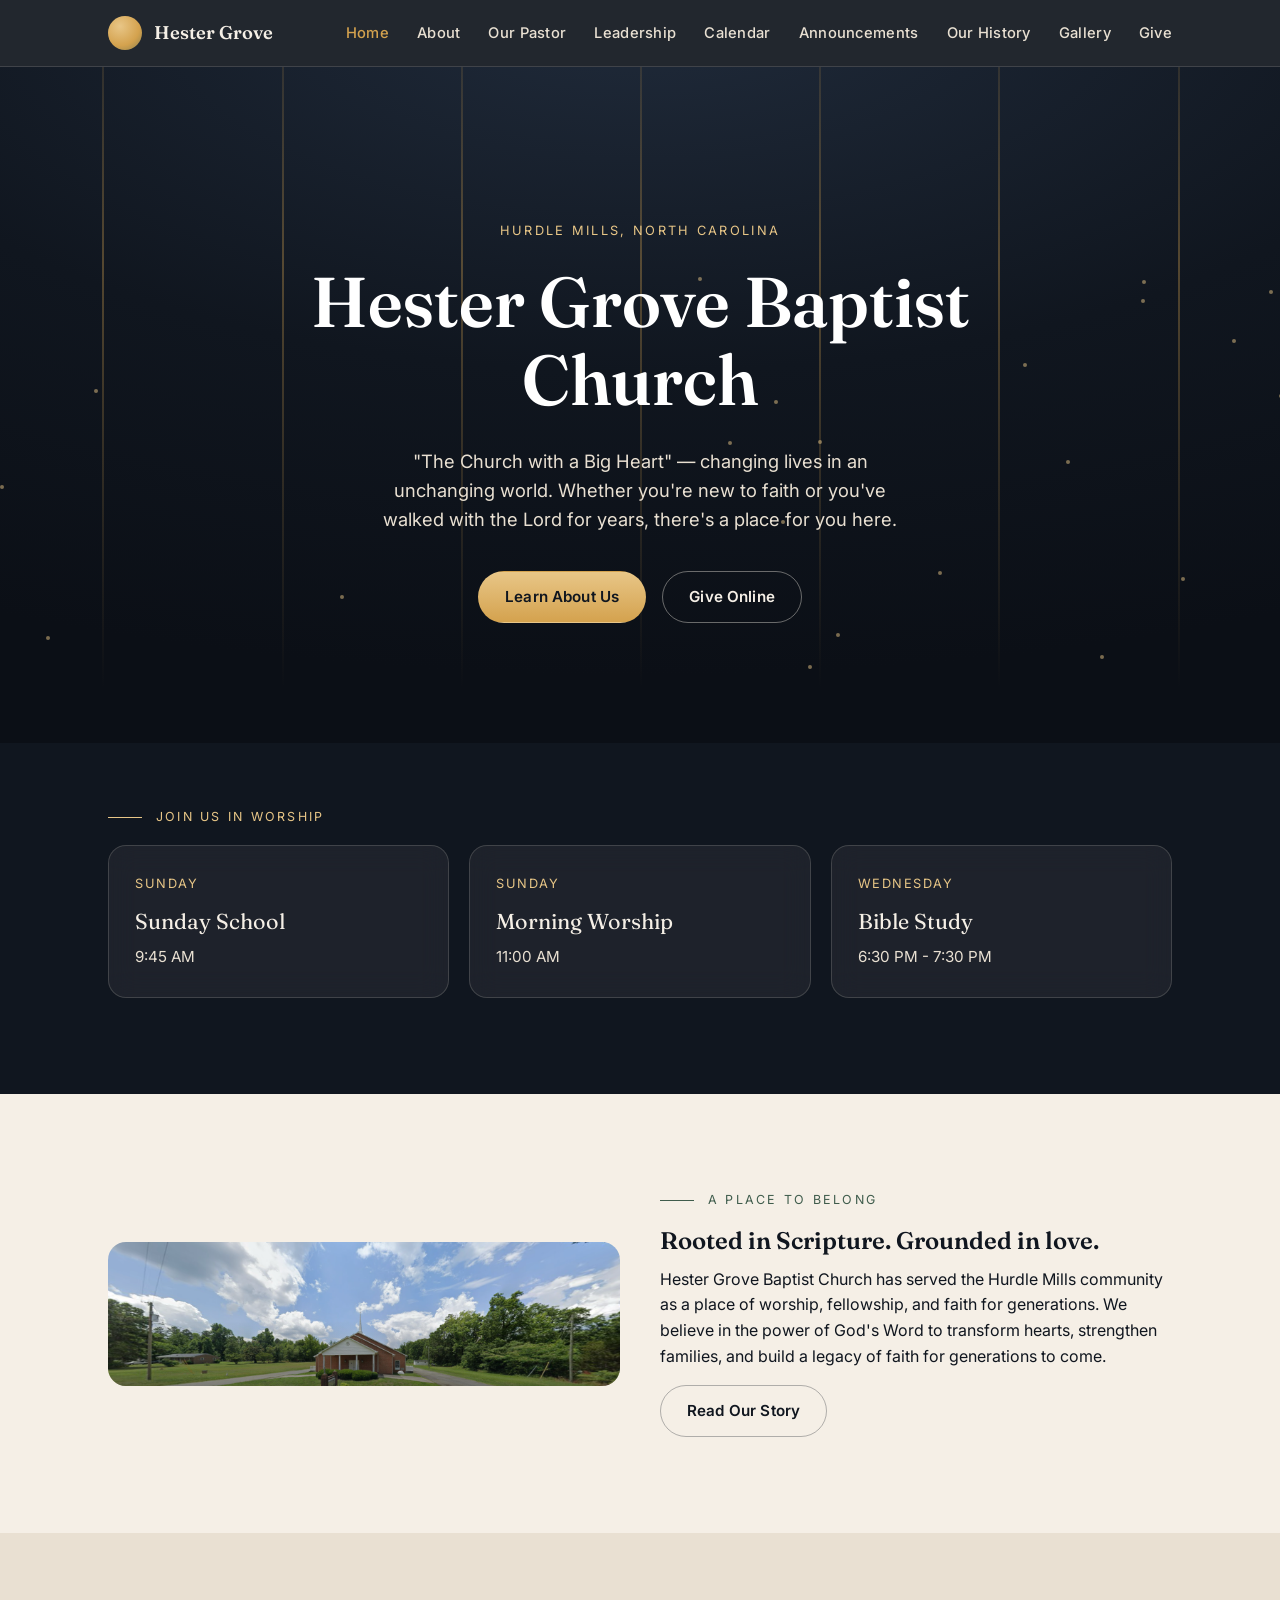
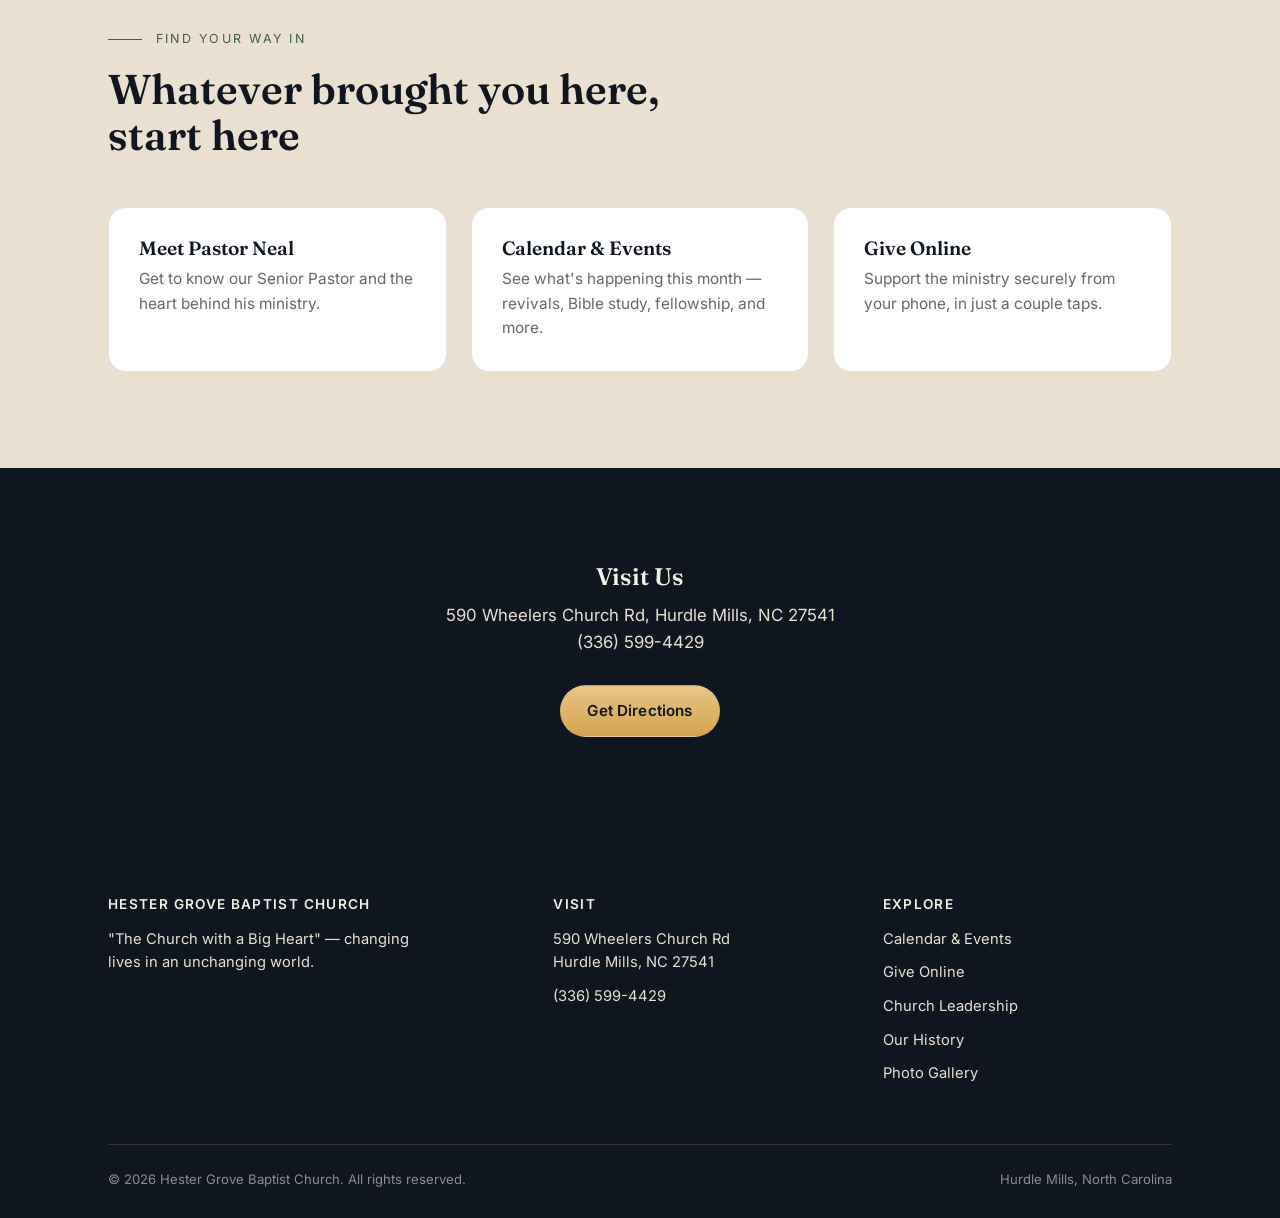
<file: index.html>
<!DOCTYPE html>
<html lang="en">
<head>
<title>Hester Grove Baptist Church — The Church with a Big Heart</title>
<meta charset="UTF-8">
<meta name="viewport" content="width=device-width, initial-scale=1.0">
<link rel="stylesheet" href="assets/style.css">

</head>
<body>
<header class="site-header">
<nav class="nav">
<a href="index.html" class="brand"><span class="mark"></span> Hester Grove</a>
<button class="nav-toggle" aria-label="Toggle menu" aria-expanded="false">☰</button>
<ul class="nav-links">
<li><a href="index.html" data-key="home" class="active">Home</a></li>
<li><a href="about.html" data-key="about">About</a></li>
<li><a href="pastor.html" data-key="pastor">Our Pastor</a></li>
<li><a href="leadership.html" data-key="leadership">Leadership</a></li>
<li><a href="calendar.html" data-key="calendar">Calendar</a></li>
<li><a href="announcements.html" data-key="announcements">Announcements</a></li>
<li><a href="history.html" data-key="history">Our History</a></li>
<li><a href="give.html" data-key="give">Give</a></li>
</ul>
</nav>
</header>

<section class="hero">
<div class="rays"></div>
<div class="motes"></div>
<div class="container">
<span class="eyebrow">Hurdle Mills, North Carolina</span>
<h1>Hester Grove Baptist Church</h1>
<p class="lede">"The Church with a Big Heart" — changing lives in an unchanging world. Whether you're new to faith or you've walked with the Lord for years, there's a place for you here.</p>
<div class="cta-row">
<a href="about.html" class="btn btn-gold">Learn About Us</a>
<a href="give.html" class="btn btn-outline">Give Online</a>
</div>
</div>
</section>

<section class="section-dark" style="padding-top:64px;">
<div class="container">
<div class="eyebrow-line">Join us in worship</div>
<div class="service-grid">
<div class="service-card glass">
<div class="day">Sunday</div>
<div class="name">Sunday School</div>
<div class="time">9:45 AM</div>
</div>
<div class="service-card glass">
<div class="day">Sunday</div>
<div class="name">Morning Worship</div>
<div class="time">11:00 AM</div>
</div>
<div class="service-card glass">
<div class="day">Wednesday</div>
<div class="name">Bible Study</div>
<div class="time">6:30 PM - 7:30 PM</div>
</div>
</div>
</div>
</section>

<section class="section-cream">
<div class="container">
<div class="grid-2">
<div class="photo-frame">
<img src="assets/img/church-hero.png" alt="Hester Grove Baptist Church building surrounded by trees">
</div>
<div>
<div class="eyebrow-line">A place to belong</div>
<h2>Rooted in Scripture. Grounded in love.</h2>
<p>Hester Grove Baptist Church has served the Hurdle Mills community as a place of worship, fellowship, and faith for generations. We believe in the power of God's Word to transform hearts, strengthen families, and build a legacy of faith for generations to come.</p>
<a href="about.html" class="btn btn-outline-dark">Read Our Story</a>
</div>
</div>
</div>
</section>

<section class="section-dim">
<div class="container">
<div class="section-head">
<div class="eyebrow-line">Find your way in</div>
<h2>Whatever brought you here, start here</h2>
</div>
<div class="grid-3">
<a href="pastor.html" class="info-card">
<h3>Meet Pastor Neal</h3>
<p>Get to know our Senior Pastor and the heart behind his ministry.</p>
</a>
<a href="calendar.html" class="info-card">
<h3>Calendar &amp; Events</h3>
<p>See what's happening this month — revivals, Bible study, fellowship, and more.</p>
</a>
<a href="give.html" class="info-card">
<h3>Give Online</h3>
<p>Support the ministry securely from your phone, in just a couple taps.</p>
</a>
</div>
</div>
</section>

<section class="section-dark text-center">
<div class="container" style="max-width:640px;">
<h2>Visit Us</h2>
<p style="color:var(--cream-dim); font-size:1.05rem;">590 Wheelers Church Rd, Hurdle Mills, NC 27541<br>(336) 599-4429</p>
<a href="https://maps.google.com/?q=590+Wheelers+Church+Rd,+Hurdle+Mills,+NC+27541" target="_blank" rel="noopener" class="btn btn-gold" style="margin-top:12px;">Get Directions</a>
</div>
</section>

<footer class="site-footer">
<div class="container">
<div class="footer-grid">
<div>
<h4>Hester Grove Baptist Church</h4>
<p style="color:var(--cream-dim); max-width:34ch;">"The Church with a Big Heart" — changing lives in an unchanging world.</p>
</div>
<div>
<h4>Visit</h4>
<a href="https://maps.google.com/?q=590+Wheelers+Church+Rd,+Hurdle+Mills,+NC+27541" target="_blank" rel="noopener">590 Wheelers Church Rd<br>Hurdle Mills, NC 27541</a>
<a href="tel:+13365994429">(336) 599-4429</a>
</div>
<div>
<h4>Explore</h4>
<a href="calendar.html">Calendar &amp; Events</a>
<a href="give.html">Give Online</a>
<a href="leadership.html">Church Leadership</a>
<a href="history.html">Our History</a>
</div>
</div>
<div class="footer-bottom">
<span>© 2026 Hester Grove Baptist Church. All rights reserved.</span>
<span>Hurdle Mills, North Carolina</span>
</div>
</div>
</footer>
<script src="assets/main.js"></script>

</body>
</html>
</file>
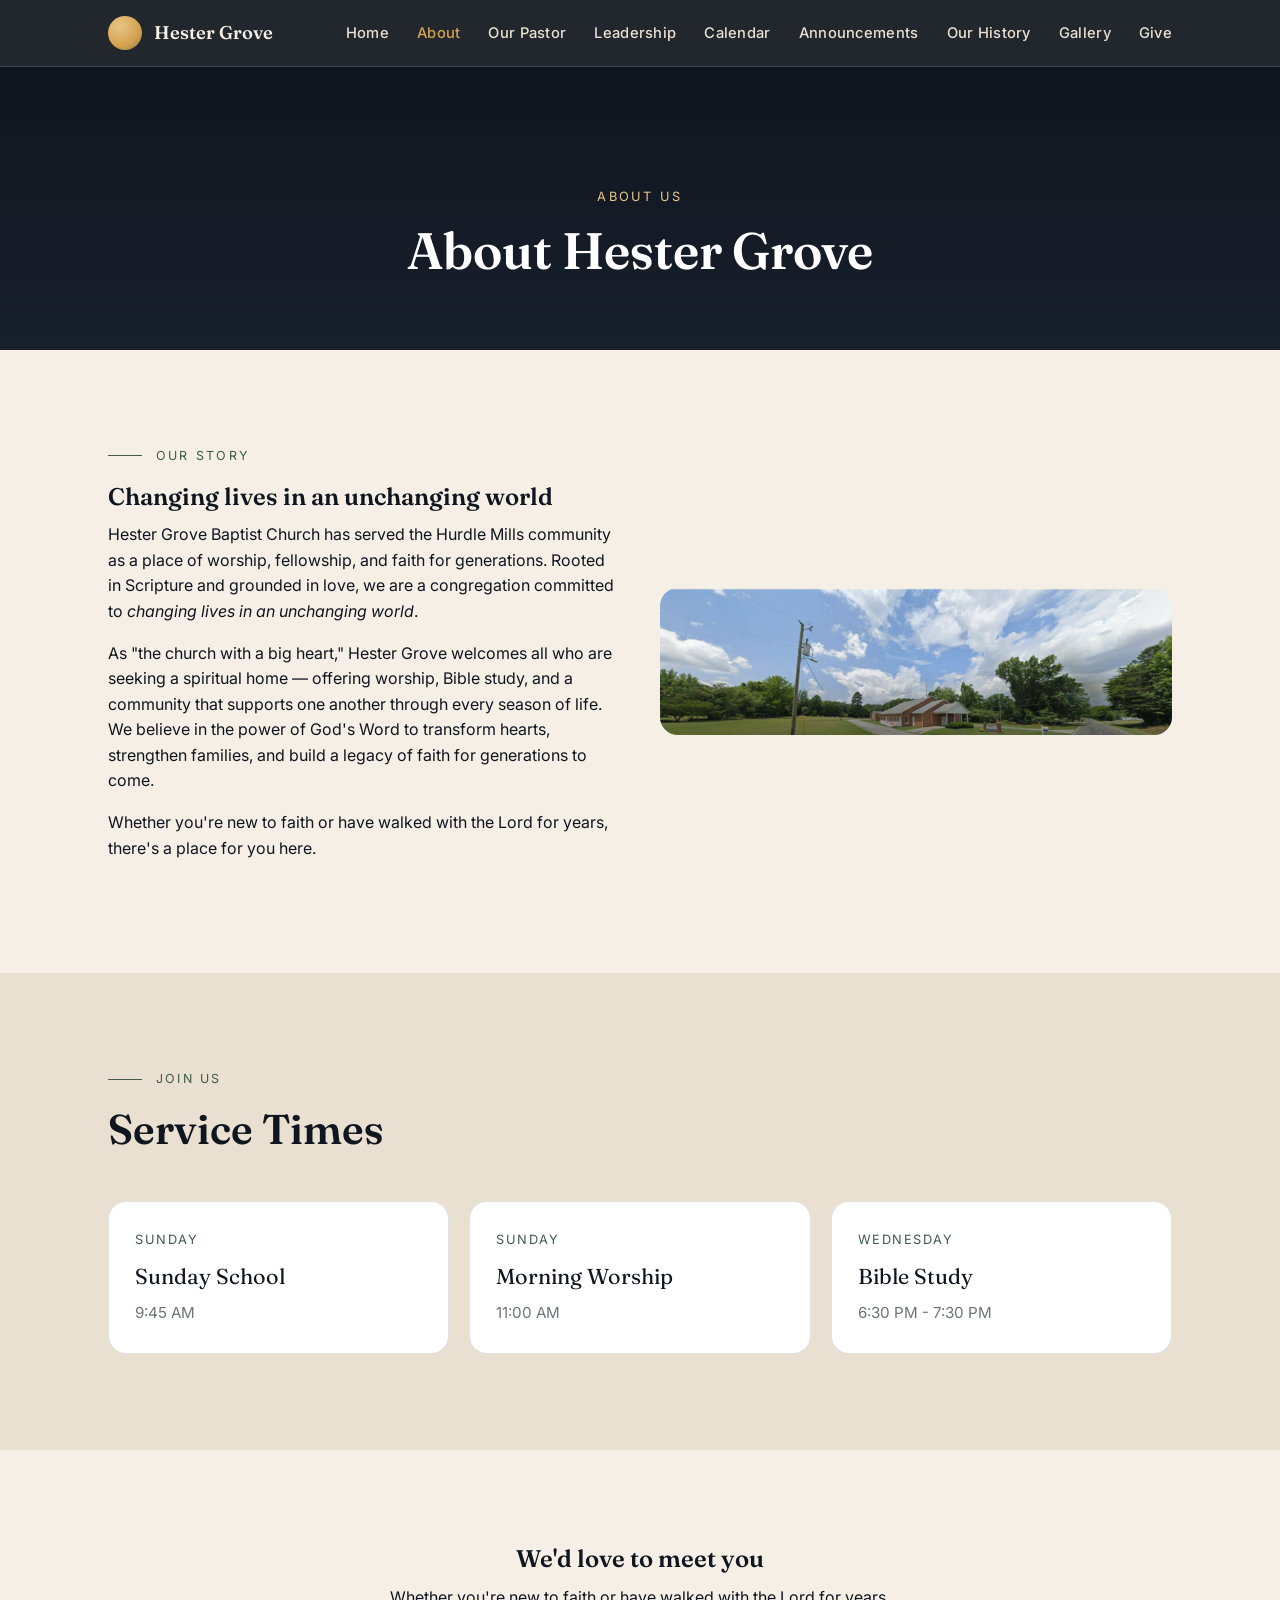
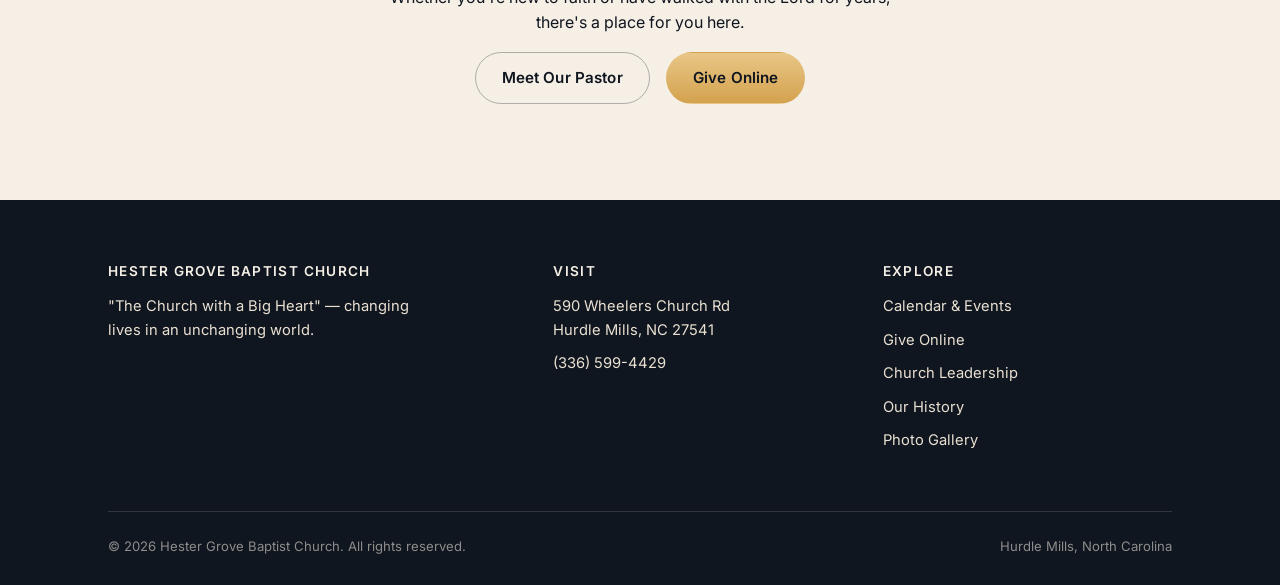
<file: about.html>
<!DOCTYPE html>
<html lang="en">
<head>
<title>About Us — Hester Grove Baptist Church</title>
<meta charset="UTF-8">
<meta name="viewport" content="width=device-width, initial-scale=1.0">
<link rel="stylesheet" href="assets/style.css">

</head>
<body>
<header class="site-header">
<nav class="nav">
<a href="index.html" class="brand"><span class="mark"></span> Hester Grove</a>
<button class="nav-toggle" aria-label="Toggle menu" aria-expanded="false">☰</button>
<ul class="nav-links">
<li><a href="index.html" data-key="home">Home</a></li>
<li><a href="about.html" data-key="about" class="active">About</a></li>
<li><a href="pastor.html" data-key="pastor">Our Pastor</a></li>
<li><a href="leadership.html" data-key="leadership">Leadership</a></li>
<li><a href="calendar.html" data-key="calendar">Calendar</a></li>
<li><a href="announcements.html" data-key="announcements">Announcements</a></li>
<li><a href="history.html" data-key="history">Our History</a></li>
<li><a href="give.html" data-key="give">Give</a></li>
</ul>
</nav>
</header>

<section class="page-hero">
<div class="container">
<span class="eyebrow">About Us</span>
<h1>About Hester Grove</h1>
</div>
</section>

<section class="section-cream">
<div class="container">
<div class="grid-2">
<div>
<div class="eyebrow-line">Our story</div>
<h2>Changing lives in an unchanging world</h2>
<p>Hester Grove Baptist Church has served the Hurdle Mills community as a place of worship, fellowship, and faith for generations. Rooted in Scripture and grounded in love, we are a congregation committed to <em>changing lives in an unchanging world</em>.</p>
<p>As "the church with a big heart," Hester Grove welcomes all who are seeking a spiritual home — offering worship, Bible study, and a community that supports one another through every season of life. We believe in the power of God's Word to transform hearts, strengthen families, and build a legacy of faith for generations to come.</p>
<p>Whether you're new to faith or have walked with the Lord for years, there's a place for you here.</p>
</div>
<div class="photo-frame">
<img src="assets/img/church-about.png" alt="Hester Grove Baptist Church exterior on a bright day">
</div>
</div>
</div>
</section>

<section class="section-dim">
<div class="container">
<div class="section-head">
<div class="eyebrow-line">Join us</div>
<h2>Service Times</h2>
</div>
<div class="service-grid" style="--ink:var(--ink);">
<div class="service-card" style="background:#fff; border:1px solid var(--line-dark); color:var(--ink);">
<div class="day" style="color:var(--grove);">Sunday</div>
<div class="name">Sunday School</div>
<div class="time" style="color:rgba(16,22,31,.6);">9:45 AM</div>
</div>
<div class="service-card" style="background:#fff; border:1px solid var(--line-dark); color:var(--ink);">
<div class="day" style="color:var(--grove);">Sunday</div>
<div class="name">Morning Worship</div>
<div class="time" style="color:rgba(16,22,31,.6);">11:00 AM</div>
</div>
<div class="service-card" style="background:#fff; border:1px solid var(--line-dark); color:var(--ink);">
<div class="day" style="color:var(--grove);">Wednesday</div>
<div class="name">Bible Study</div>
<div class="time" style="color:rgba(16,22,31,.6);">6:30 PM - 7:30 PM</div>
</div>
</div>
</div>
</section>

<section class="section-cream text-center">
<div class="container" style="max-width:600px;">
<h2>We'd love to meet you</h2>
<p>Whether you're new to faith or have walked with the Lord for years, there's a place for you here.</p>
<div class="cta-row" style="justify-content:center; display:flex; gap:16px; flex-wrap:wrap;">
<a href="pastor.html" class="btn btn-outline-dark">Meet Our Pastor</a>
<a href="give.html" class="btn btn-gold">Give Online</a>
</div>
</div>
</section>

<footer class="site-footer">
<div class="container">
<div class="footer-grid">
<div>
<h4>Hester Grove Baptist Church</h4>
<p style="color:var(--cream-dim); max-width:34ch;">"The Church with a Big Heart" — changing lives in an unchanging world.</p>
</div>
<div>
<h4>Visit</h4>
<a href="https://maps.google.com/?q=590+Wheelers+Church+Rd,+Hurdle+Mills,+NC+27541" target="_blank" rel="noopener">590 Wheelers Church Rd<br>Hurdle Mills, NC 27541</a>
<a href="tel:+13365994429">(336) 599-4429</a>
</div>
<div>
<h4>Explore</h4>
<a href="calendar.html">Calendar &amp; Events</a>
<a href="give.html">Give Online</a>
<a href="leadership.html">Church Leadership</a>
<a href="history.html">Our History</a>
</div>
</div>
<div class="footer-bottom">
<span>© 2026 Hester Grove Baptist Church. All rights reserved.</span>
<span>Hurdle Mills, North Carolina</span>
</div>
</div>
</footer>
<script src="assets/main.js"></script>

</body>
</html>
</file>
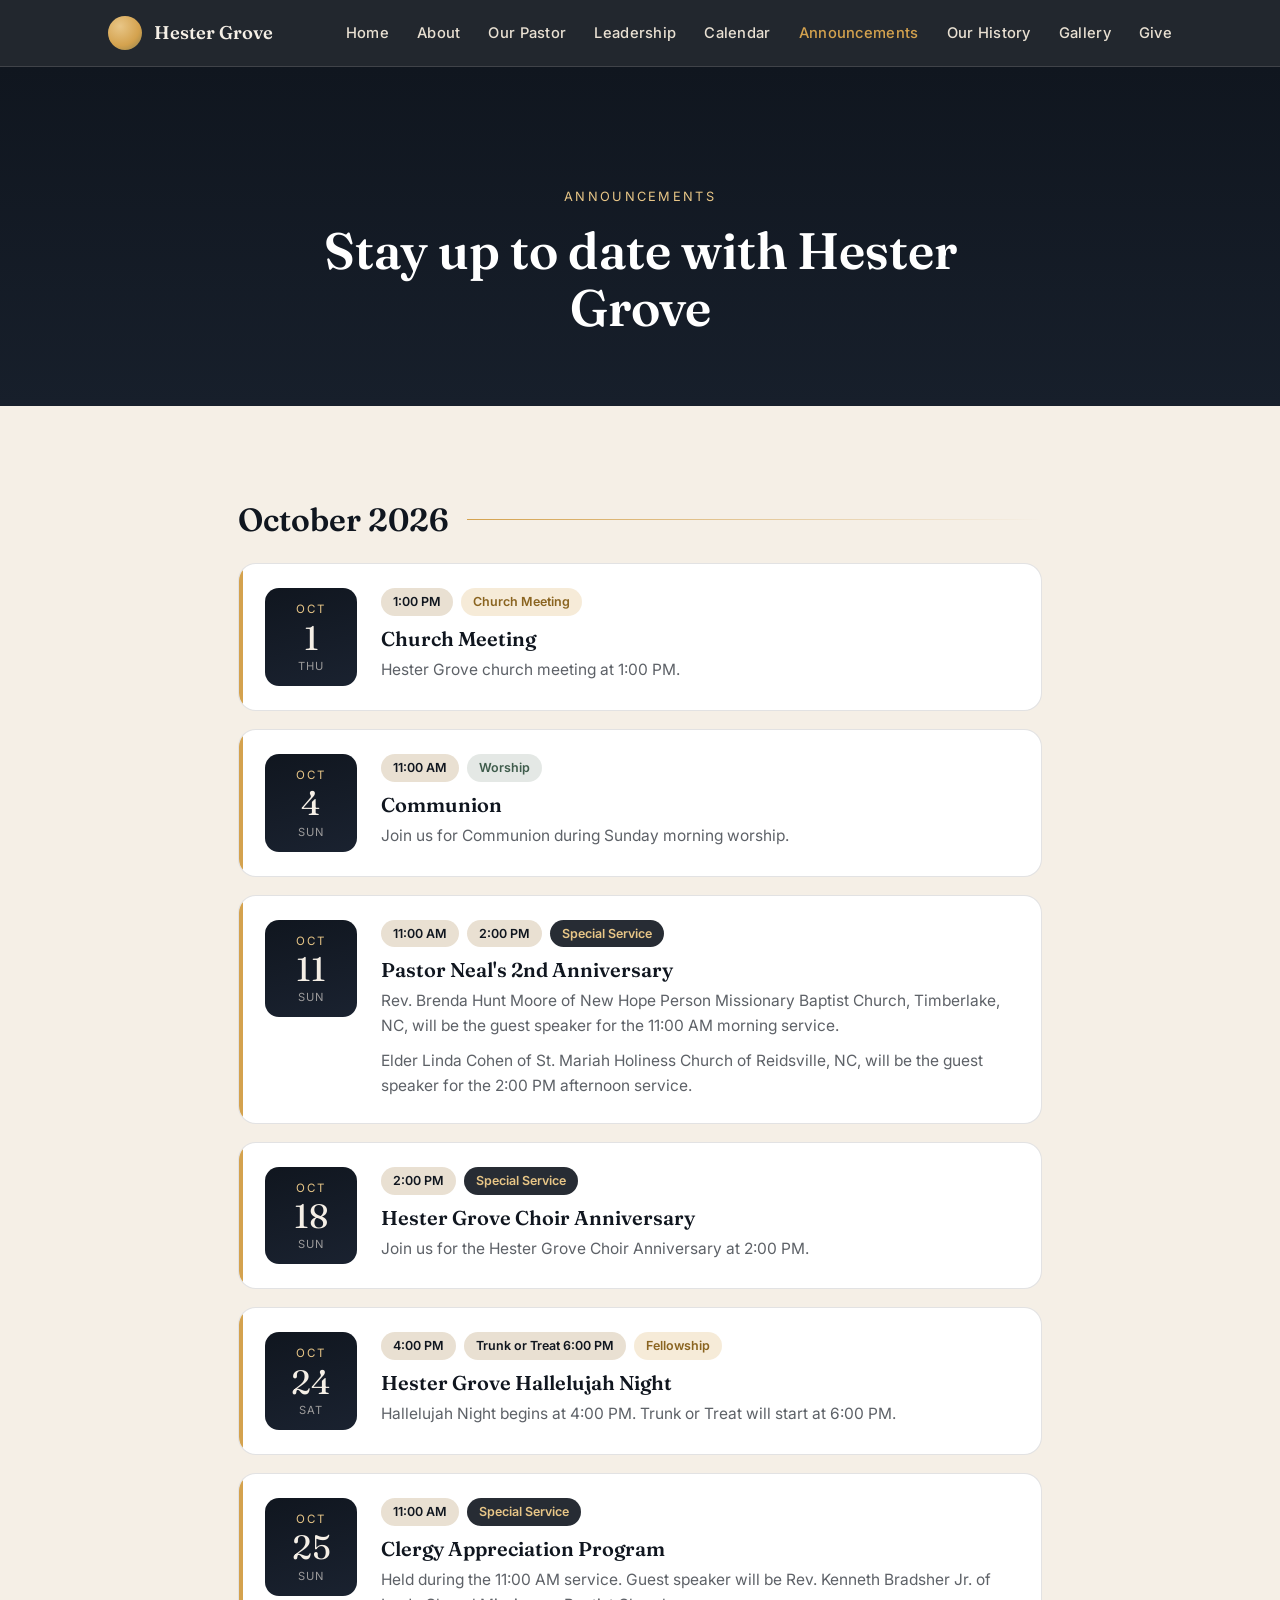
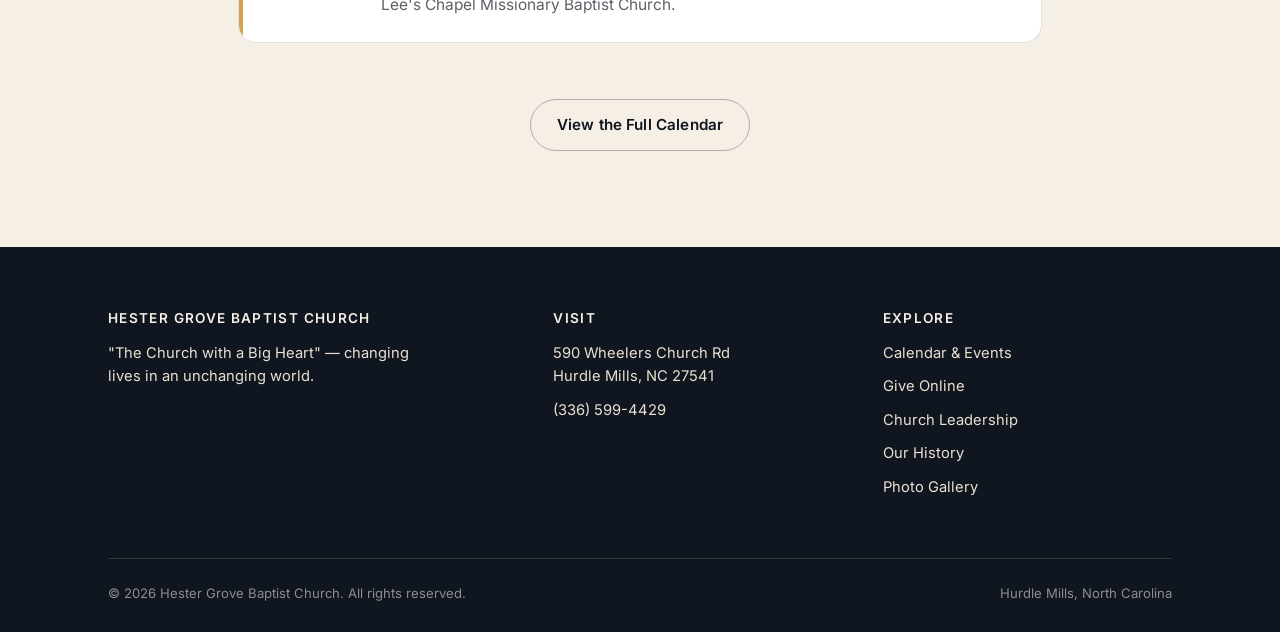
<file: announcements.html>
<!DOCTYPE html>
<html lang="en">
<head>
<title>Announcements — Hester Grove Baptist Church</title>
<meta charset="UTF-8">
<meta name="viewport" content="width=device-width, initial-scale=1.0">
<link rel="stylesheet" href="assets/style.css">

</head>
<body>
<header class="site-header">
<nav class="nav">
<a href="index.html" class="brand"><span class="mark"></span> Hester Grove</a>
<button class="nav-toggle" aria-label="Toggle menu" aria-expanded="false">☰</button>
<ul class="nav-links">
<li><a href="index.html" data-key="home">Home</a></li>
<li><a href="about.html" data-key="about">About</a></li>
<li><a href="pastor.html" data-key="pastor">Our Pastor</a></li>
<li><a href="leadership.html" data-key="leadership">Leadership</a></li>
<li><a href="calendar.html" data-key="calendar">Calendar</a></li>
<li><a href="announcements.html" data-key="announcements" class="active">Announcements</a></li>
<li><a href="history.html" data-key="history">Our History</a></li>
<li><a href="give.html" data-key="give">Give</a></li>
</ul>
</nav>
</header>

<section class="page-hero">
<div class="container">
<span class="eyebrow">Announcements</span>
<h1>Stay up to date with Hester Grove</h1>
</div>
</section>

<section class="section-cream">
<div class="container" style="max-width:860px;">

<div class="ann-month">
<div class="ann-month-head"><h2>October 2026</h2><span class="rule"></span></div>
<div class="ann-list">

<article class="ann-card">
<div class="ann-date"><span class="mon">Oct</span><span class="day">1</span><span class="dow">Thu</span></div>
<div class="ann-body">
<div class="ann-meta"><span class="ann-chip">1:00 PM</span><span class="ann-chip tag-fellowship">Church Meeting</span></div>
<h3>Church Meeting</h3>
<p>Hester Grove church meeting at 1:00 PM.</p>
</div>
</article>

<article class="ann-card">
<div class="ann-date"><span class="mon">Oct</span><span class="day">4</span><span class="dow">Sun</span></div>
<div class="ann-body">
<div class="ann-meta"><span class="ann-chip">11:00 AM</span><span class="ann-chip tag-worship">Worship</span></div>
<h3>Communion</h3>
<p>Join us for Communion during Sunday morning worship.</p>
</div>
</article>

<article class="ann-card">
<div class="ann-date"><span class="mon">Oct</span><span class="day">11</span><span class="dow">Sun</span></div>
<div class="ann-body">
<div class="ann-meta"><span class="ann-chip">11:00 AM</span><span class="ann-chip">2:00 PM</span><span class="ann-chip tag-special">Special Service</span></div>
<h3>Pastor Neal's 2nd Anniversary</h3>
<p>Rev. Brenda Hunt Moore of New Hope Person Missionary Baptist Church, Timberlake, NC, will be the guest speaker for the 11:00 AM morning service.</p>
<p>Elder Linda Cohen of St. Mariah Holiness Church of Reidsville, NC, will be the guest speaker for the 2:00 PM afternoon service.</p>
</div>
</article>

<article class="ann-card">
<div class="ann-date"><span class="mon">Oct</span><span class="day">18</span><span class="dow">Sun</span></div>
<div class="ann-body">
<div class="ann-meta"><span class="ann-chip">2:00 PM</span><span class="ann-chip tag-special">Special Service</span></div>
<h3>Hester Grove Choir Anniversary</h3>
<p>Join us for the Hester Grove Choir Anniversary at 2:00 PM.</p>
</div>
</article>

<article class="ann-card">
<div class="ann-date"><span class="mon">Oct</span><span class="day">24</span><span class="dow">Sat</span></div>
<div class="ann-body">
<div class="ann-meta"><span class="ann-chip">4:00 PM</span><span class="ann-chip">Trunk or Treat 6:00 PM</span><span class="ann-chip tag-fellowship">Fellowship</span></div>
<h3>Hester Grove Hallelujah Night</h3>
<p>Hallelujah Night begins at 4:00 PM. Trunk or Treat will start at 6:00 PM.</p>
</div>
</article>

<article class="ann-card">
<div class="ann-date"><span class="mon">Oct</span><span class="day">25</span><span class="dow">Sun</span></div>
<div class="ann-body">
<div class="ann-meta"><span class="ann-chip">11:00 AM</span><span class="ann-chip tag-special">Special Service</span></div>
<h3>Clergy Appreciation Program</h3>
<p>Held during the 11:00 AM service. Guest speaker will be Rev. Kenneth Bradsher Jr. of Lee's Chapel Missionary Baptist Church.</p>
</div>
</article>

</div>
</div>

<div class="ann-more">
<a href="calendar.html" class="btn btn-outline-dark">View the Full Calendar</a>
</div>

</div>
</section>

<footer class="site-footer">
<div class="container">
<div class="footer-grid">
<div>
<h4>Hester Grove Baptist Church</h4>
<p style="color:var(--cream-dim); max-width:34ch;">"The Church with a Big Heart" — changing lives in an unchanging world.</p>
</div>
<div>
<h4>Visit</h4>
<a href="https://maps.google.com/?q=590+Wheelers+Church+Rd,+Hurdle+Mills,+NC+27541" target="_blank" rel="noopener">590 Wheelers Church Rd<br>Hurdle Mills, NC 27541</a>
<a href="tel:+13365994429">(336) 599-4429</a>
</div>
<div>
<h4>Explore</h4>
<a href="calendar.html">Calendar &amp; Events</a>
<a href="give.html">Give Online</a>
<a href="leadership.html">Church Leadership</a>
<a href="history.html">Our History</a>
</div>
</div>
<div class="footer-bottom">
<span>© 2026 Hester Grove Baptist Church. All rights reserved.</span>
<span>Hurdle Mills, North Carolina</span>
</div>
</div>
</footer>
<script src="assets/main.js"></script>

</body>
</html>
</file>
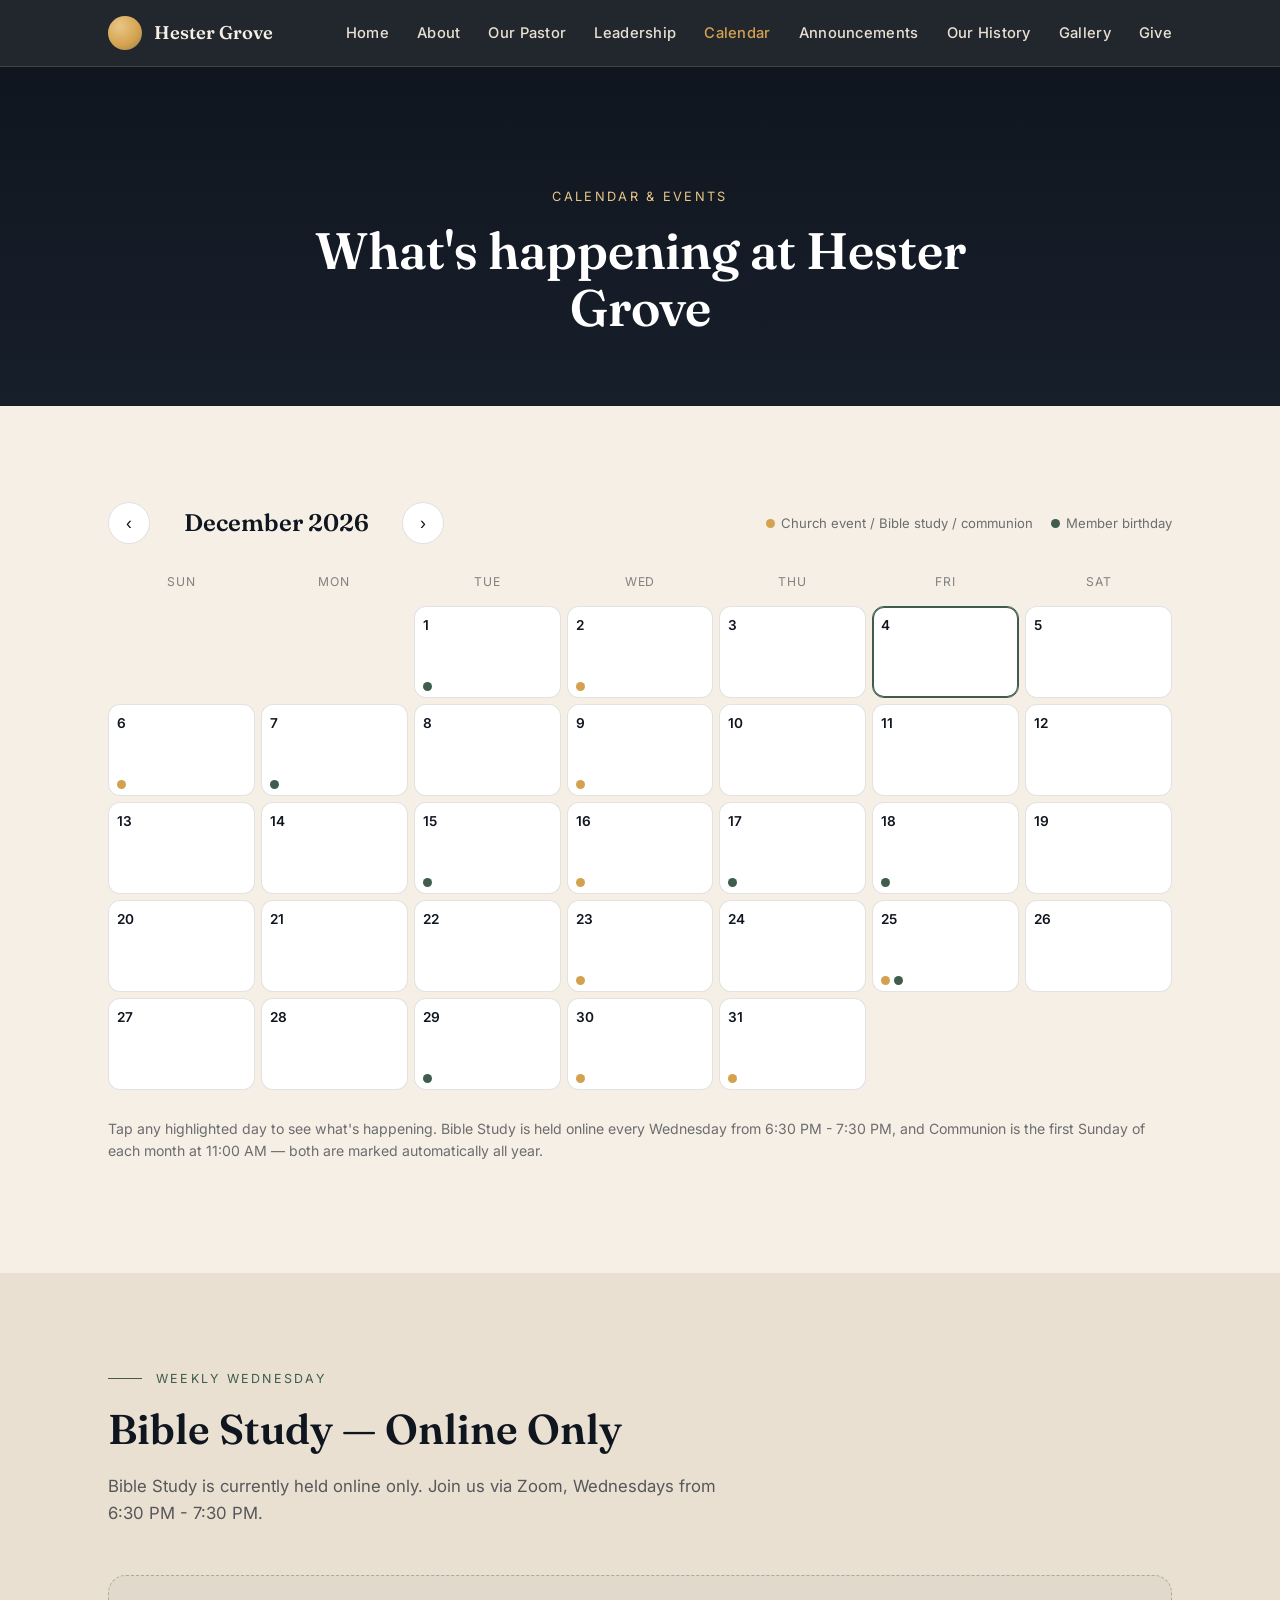
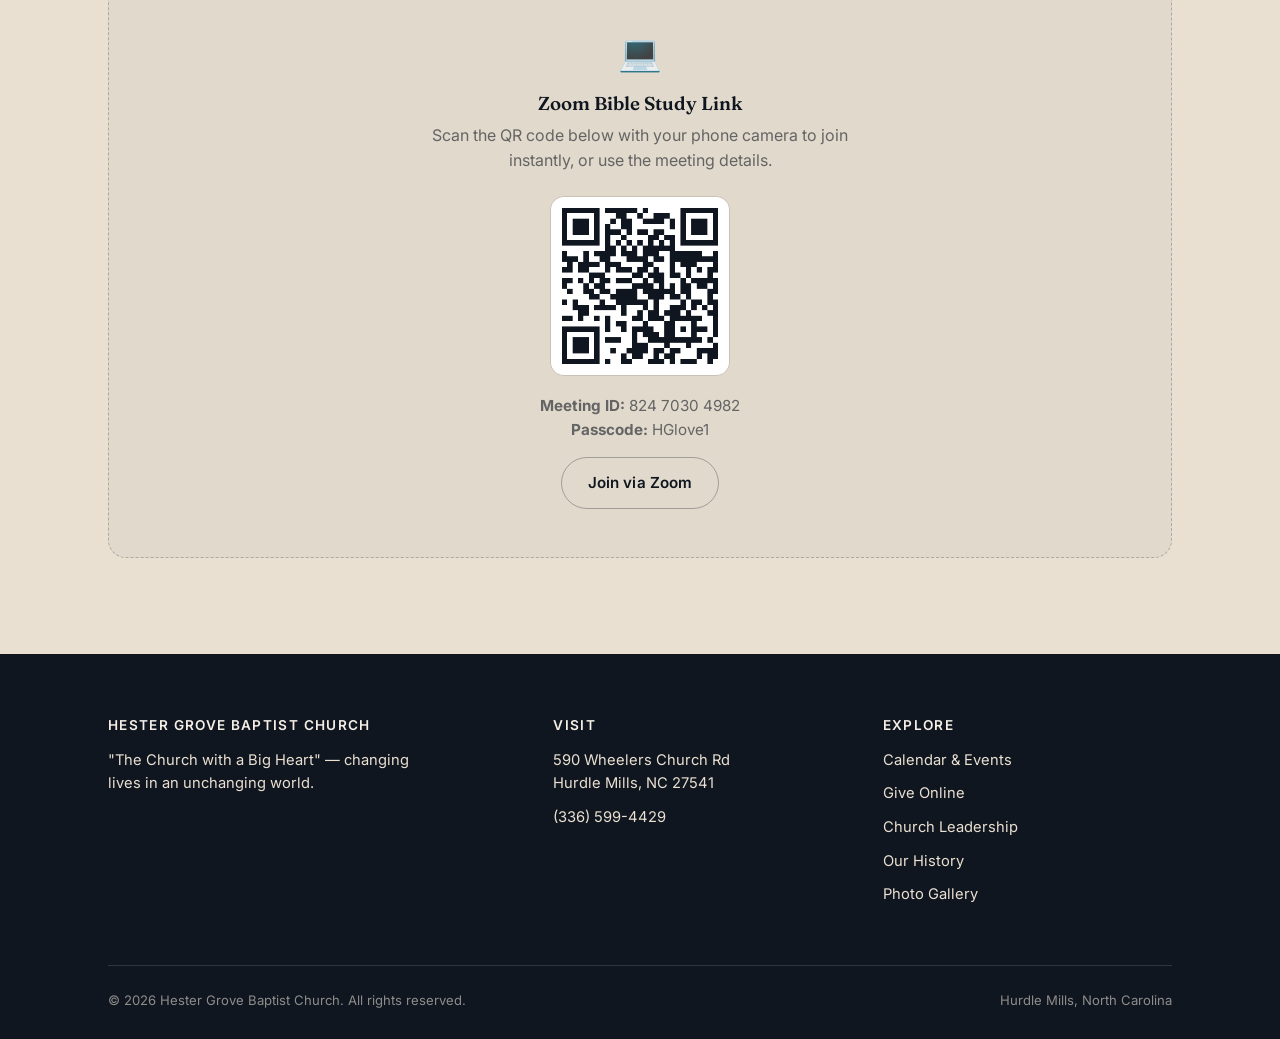
<file: calendar.html>
<!DOCTYPE html>
<html lang="en">
<head>
<title>Calendar & Events — Hester Grove Baptist Church</title>
<meta charset="UTF-8">
<meta name="viewport" content="width=device-width, initial-scale=1.0">
<link rel="stylesheet" href="assets/style.css">

</head>
<body>
<header class="site-header">
<nav class="nav">
<a href="index.html" class="brand"><span class="mark"></span> Hester Grove</a>
<button class="nav-toggle" aria-label="Toggle menu" aria-expanded="false">☰</button>
<ul class="nav-links">
<li><a href="index.html" data-key="home">Home</a></li>
<li><a href="about.html" data-key="about">About</a></li>
<li><a href="pastor.html" data-key="pastor">Our Pastor</a></li>
<li><a href="leadership.html" data-key="leadership">Leadership</a></li>
<li><a href="calendar.html" data-key="calendar" class="active">Calendar</a></li>
<li><a href="announcements.html" data-key="announcements">Announcements</a></li>
<li><a href="history.html" data-key="history">Our History</a></li>
<li><a href="give.html" data-key="give">Give</a></li>
</ul>
</nav>
</header>

<section class="page-hero">
<div class="container">
<span class="eyebrow">Calendar &amp; Events</span>
<h1>What's happening at Hester Grove</h1>
</div>
</section>

<section class="section-cream">
<div class="container">
<div class="cal-controls">
<div class="cal-nav">
<button id="calPrev" aria-label="Previous month">‹</button>
<h2 id="calLabel">January 2026</h2>
<button id="calNext" aria-label="Next month">›</button>
</div>
<div class="cal-legend">
<span><span class="dot dot-event"></span> Church event / Bible study / communion</span>
<span><span class="dot dot-birthday"></span> Member birthday</span>
</div>
</div>

<div class="cal-grid" id="calGrid"></div>

<div class="cal-panel" id="calPanel"></div>

<p class="small" style="margin-top:28px;">Tap any highlighted day to see what's happening. Bible Study is held online every Wednesday from 6:30 PM - 7:30 PM, and Communion is the first Sunday of each month at 11:00 AM — both are marked automatically all year.</p>
</div>
</section>

<section class="section-dim">
<div class="container">
<div class="section-head">
<div class="eyebrow-line">Weekly Wednesday</div>
<h2>Bible Study — Online Only</h2>
<p>Bible Study is currently held online only. Join us via Zoom, Wednesdays from 6:30 PM - 7:30 PM.</p>
</div>
<div class="placeholder-block">
<div class="icon">💻</div>
<h3>Zoom Bible Study Link</h3>
<p>Scan the QR code below with your phone camera to join instantly, or use the meeting details.</p>
<img src="[data-uri]" alt="QR code to join Wednesday Bible Study on Zoom" style="width:180px; height:180px; margin:22px auto 0; display:block; border-radius:14px; border:1px solid var(--line-dark);">
<p style="margin-top:18px; font-size:.95rem;"><strong>Meeting ID:</strong> 824 7030 4982<br><strong>Passcode:</strong> HGlove1</p>
<a href="https://us02web.zoom.us/j/82470304982" target="_blank" rel="noopener" class="btn btn-outline-dark" style="margin-top:14px;">Join via Zoom</a>
</div>
</div>
</section>

<footer class="site-footer">
<div class="container">
<div class="footer-grid">
<div>
<h4>Hester Grove Baptist Church</h4>
<p style="color:var(--cream-dim); max-width:34ch;">"The Church with a Big Heart" — changing lives in an unchanging world.</p>
</div>
<div>
<h4>Visit</h4>
<a href="https://maps.google.com/?q=590+Wheelers+Church+Rd,+Hurdle+Mills,+NC+27541" target="_blank" rel="noopener">590 Wheelers Church Rd<br>Hurdle Mills, NC 27541</a>
<a href="tel:+13365994429">(336) 599-4429</a>
</div>
<div>
<h4>Explore</h4>
<a href="calendar.html">Calendar &amp; Events</a>
<a href="give.html">Give Online</a>
<a href="leadership.html">Church Leadership</a>
<a href="history.html">Our History</a>
</div>
</div>
<div class="footer-bottom">
<span>© 2026 Hester Grove Baptist Church. All rights reserved.</span>
<span>Hurdle Mills, North Carolina</span>
</div>
</div>
</footer>
<script src="assets/main.js"></script>

<script src="assets/calendar-data.js"></script>
<script src="assets/calendar.js"></script>
</body>
</html>
</file>
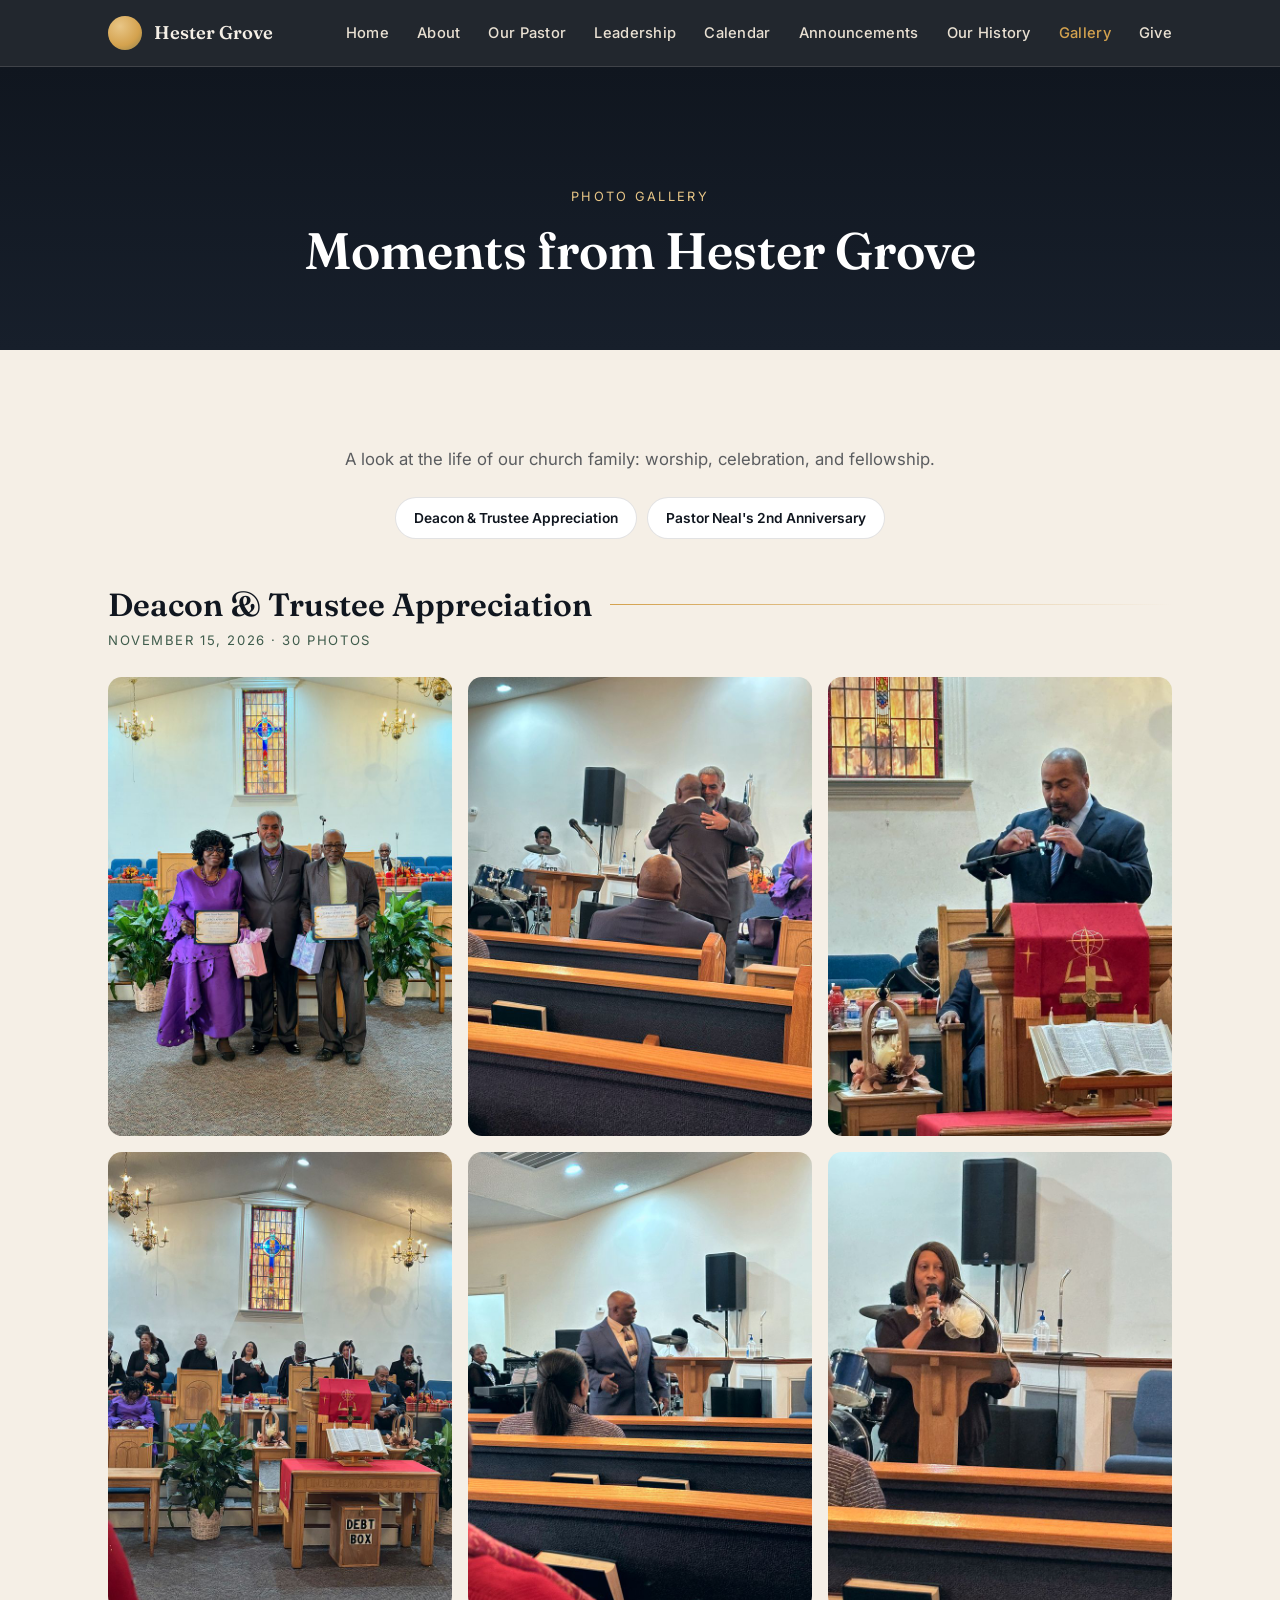
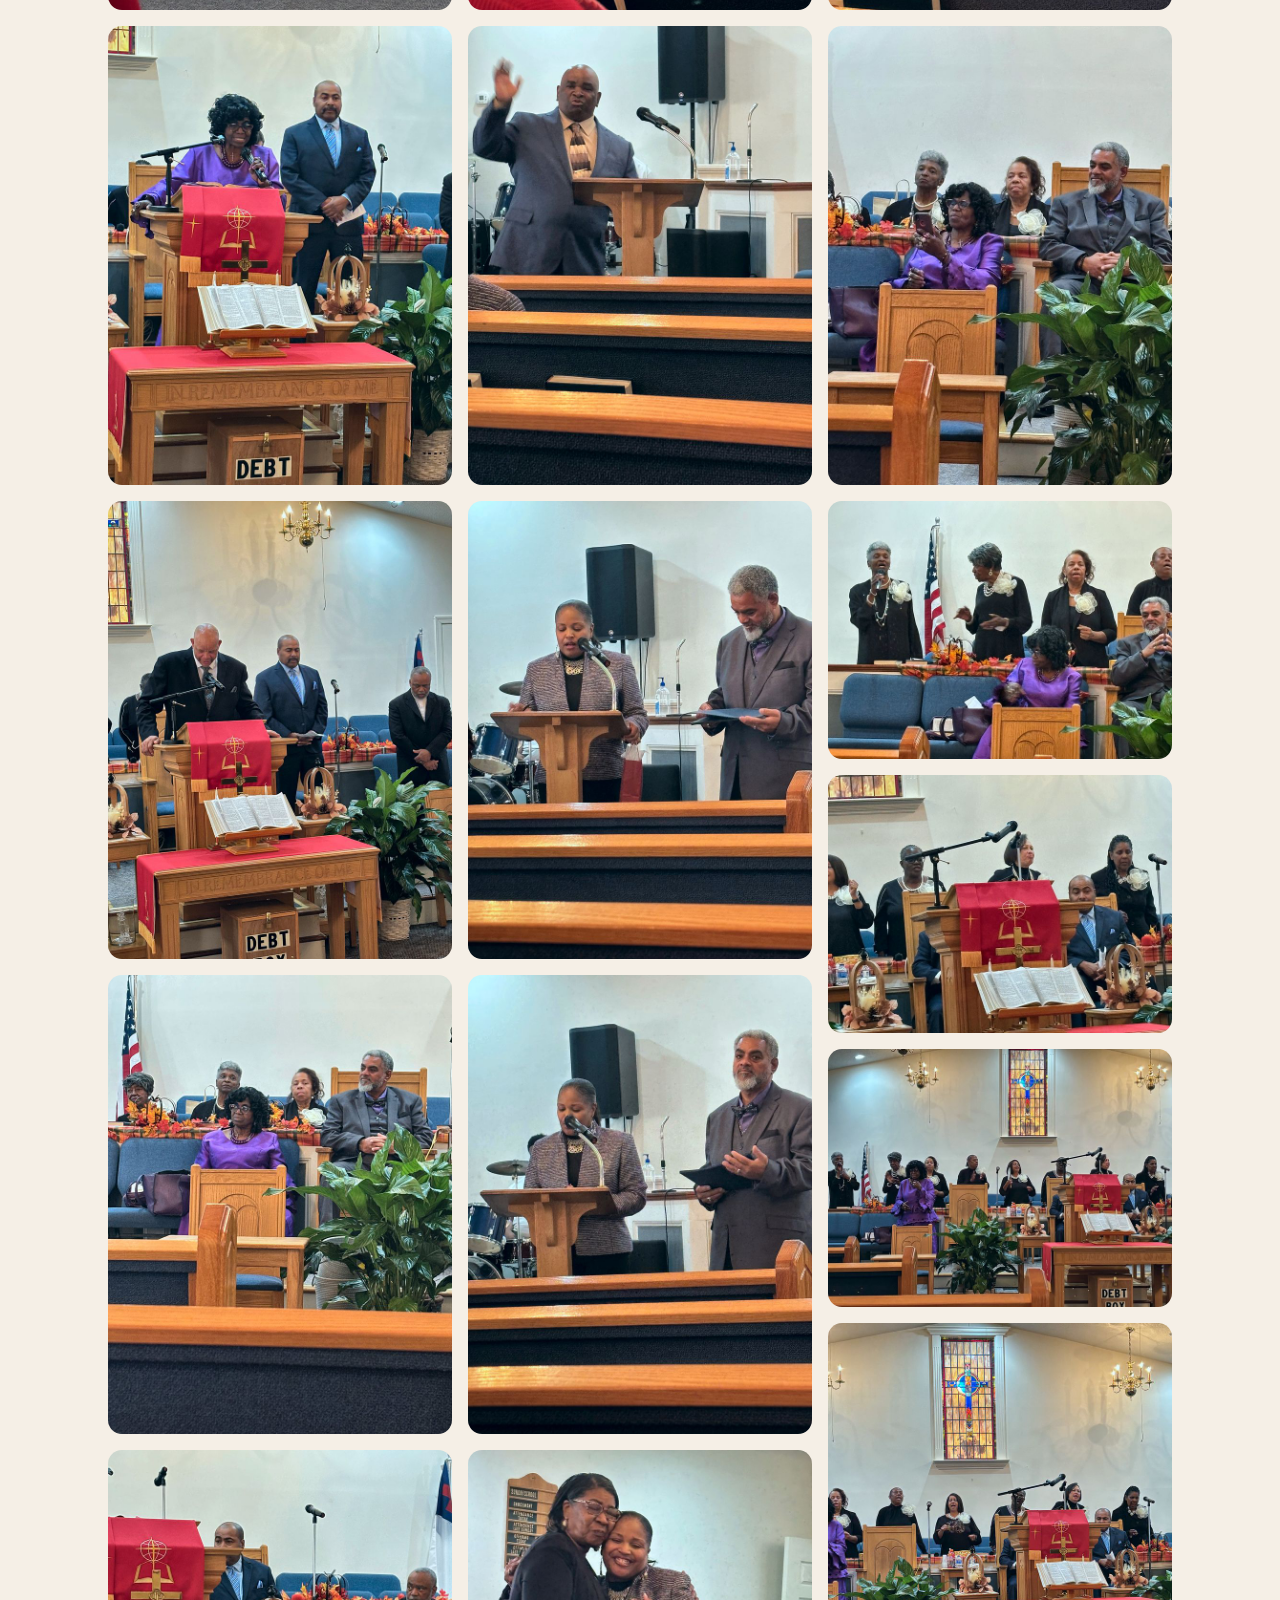
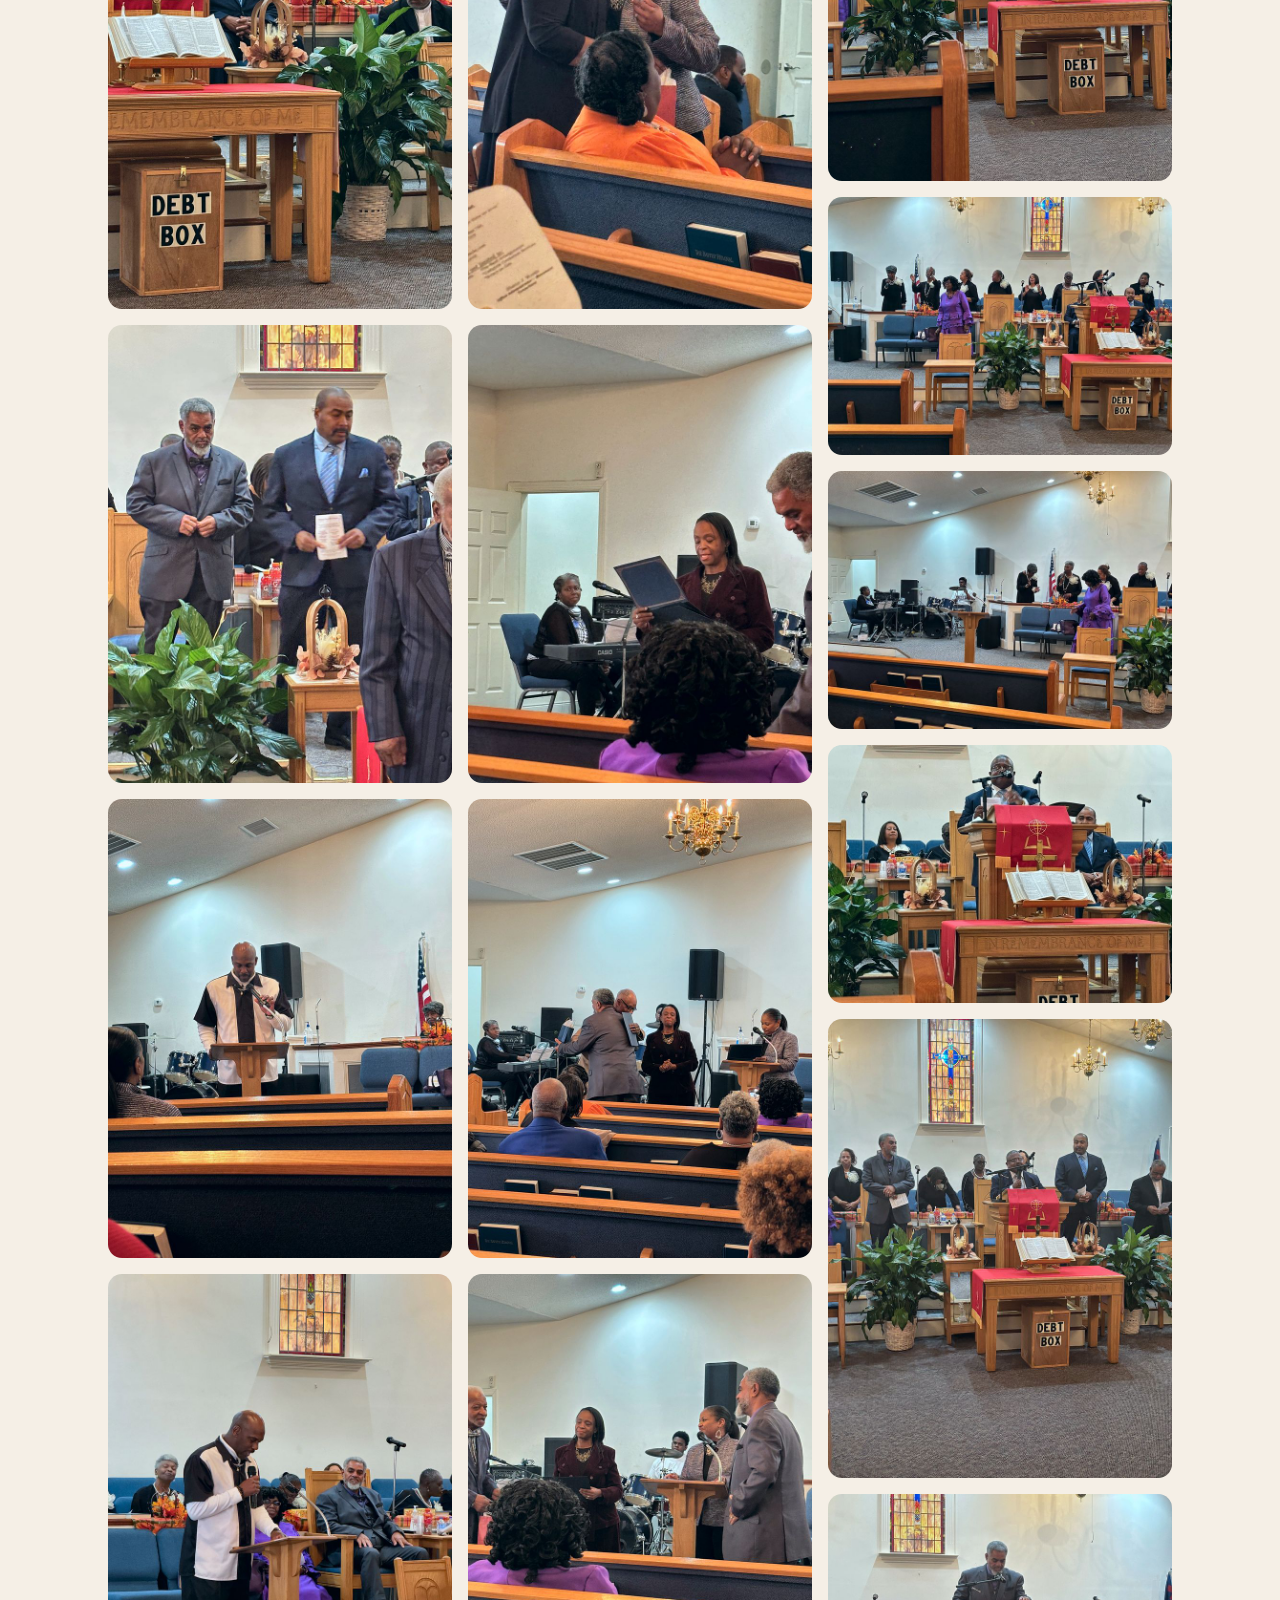
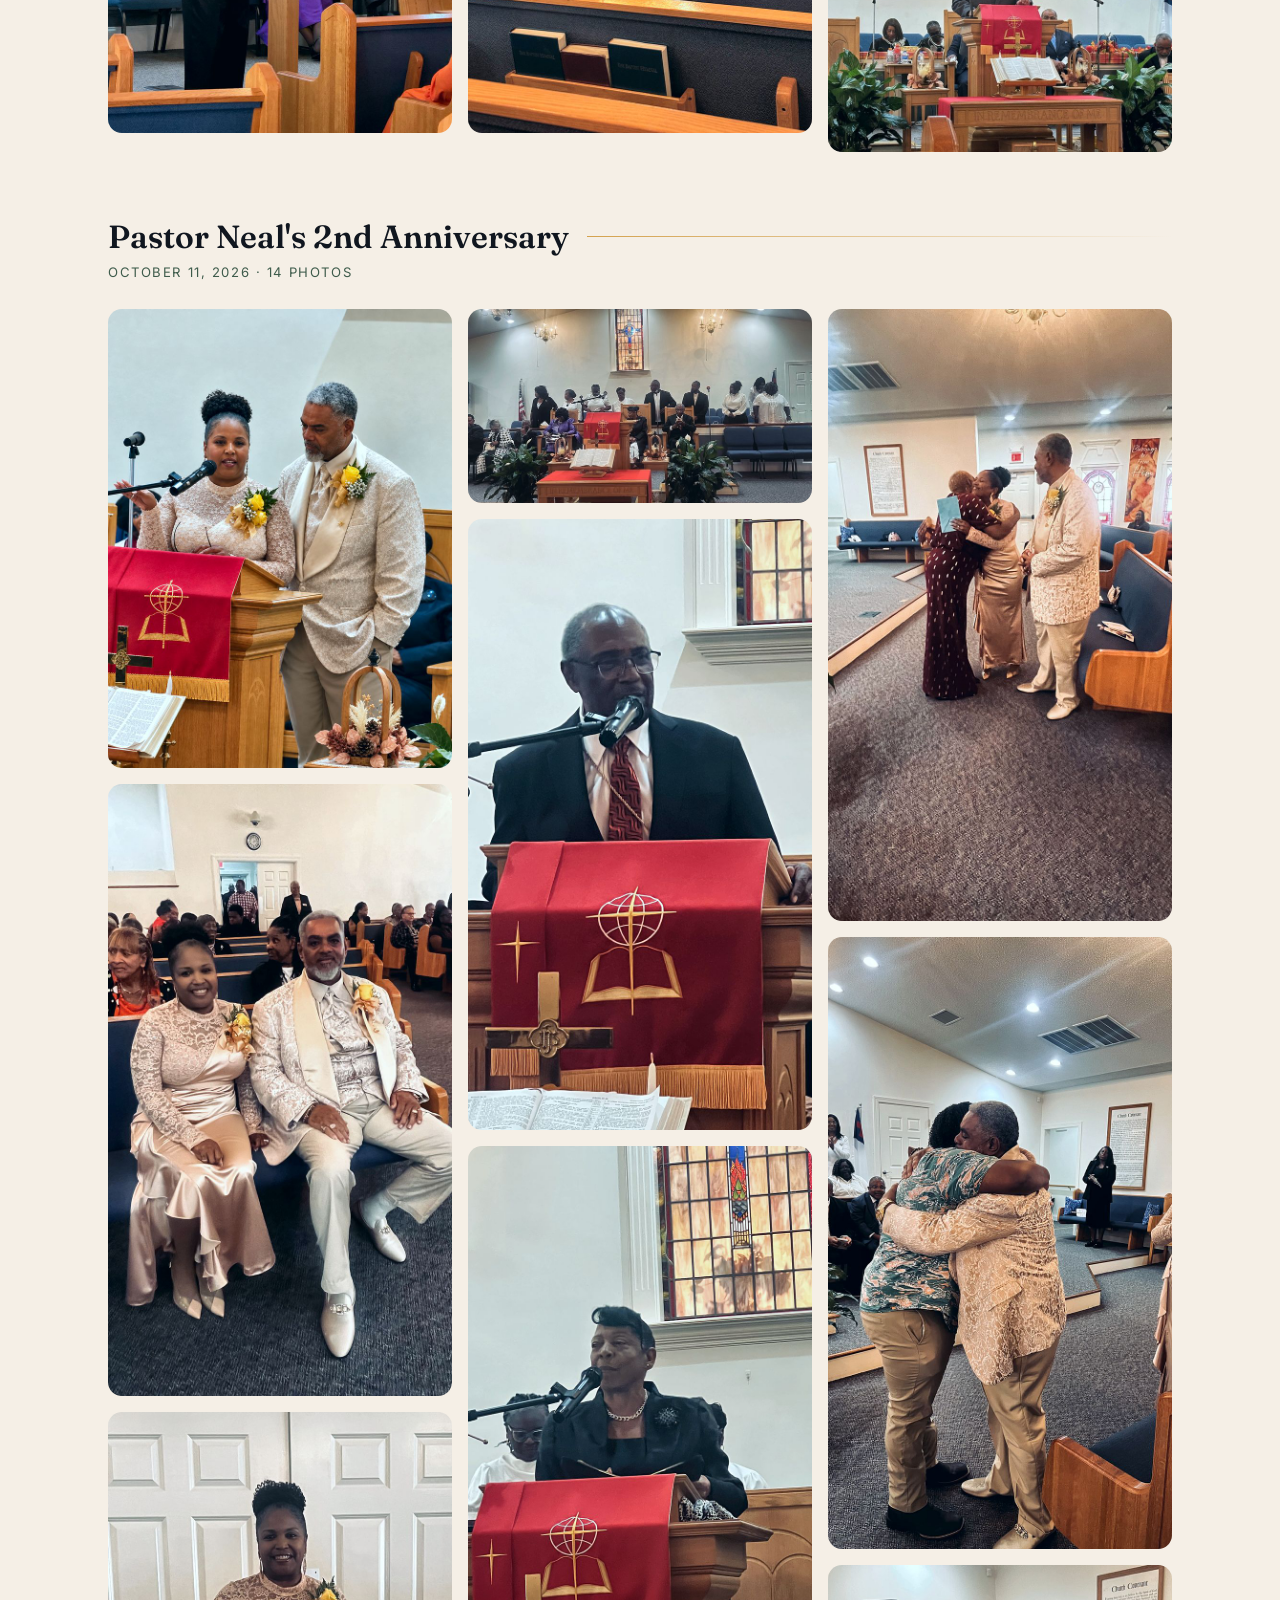
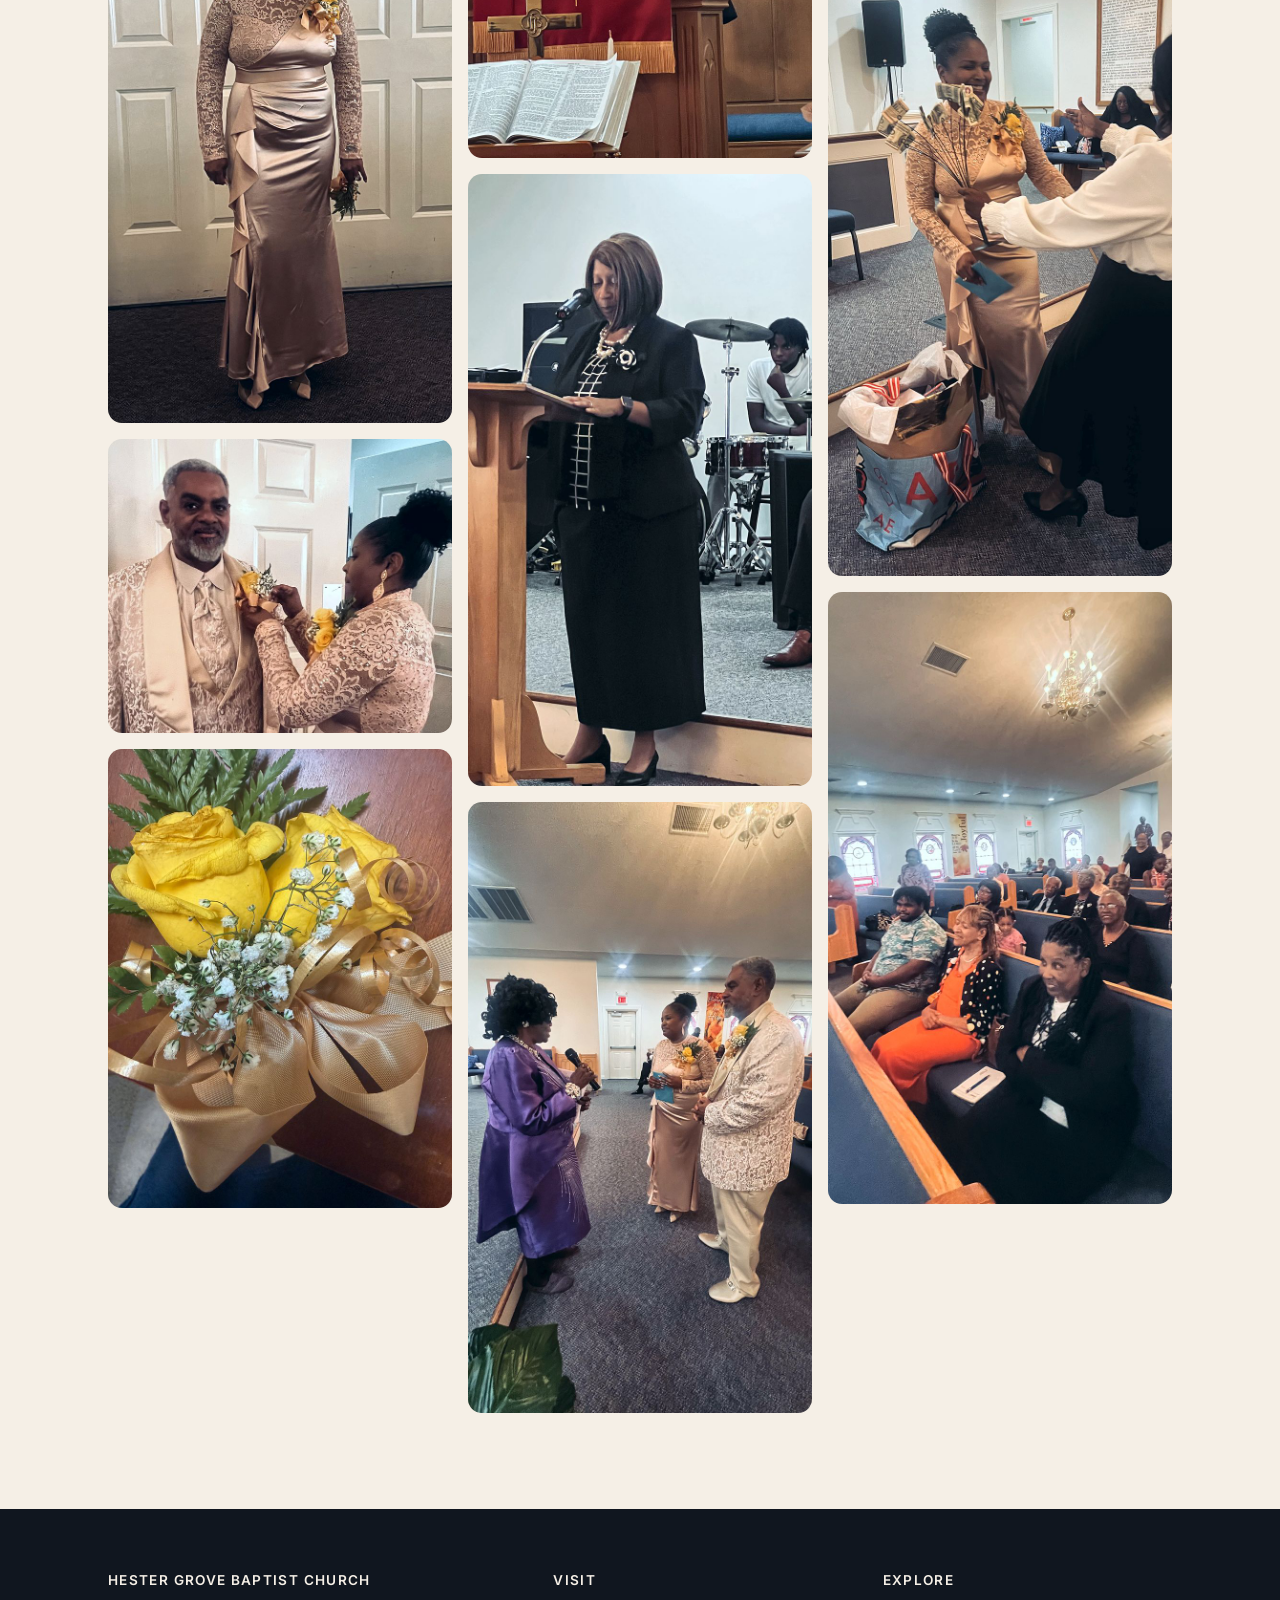
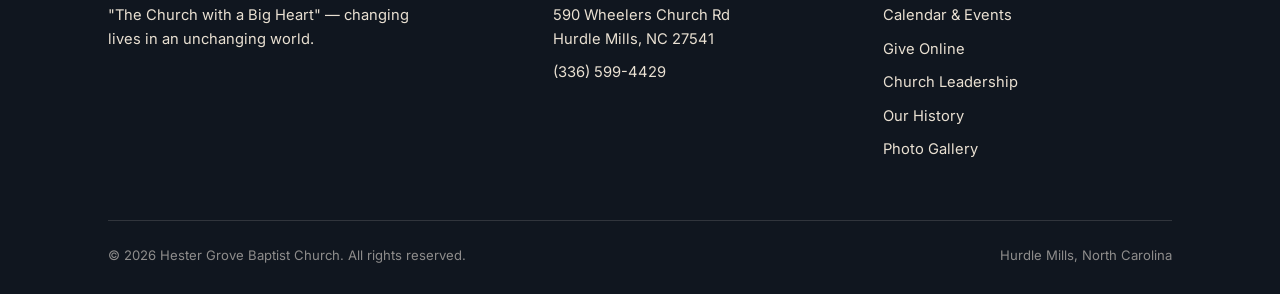
<file: gallery.html>
<!DOCTYPE html>
<html lang="en">
<head>
<title>Photo Gallery — Hester Grove Baptist Church</title>
<meta charset="UTF-8">
<meta name="viewport" content="width=device-width, initial-scale=1.0">
<link rel="stylesheet" href="assets/style.css">

</head>
<body>
<header class="site-header">
<nav class="nav">
<a href="index.html" class="brand"><span class="mark"></span> Hester Grove</a>
<button class="nav-toggle" aria-label="Toggle menu" aria-expanded="false">☰</button>
<ul class="nav-links">
<li><a href="index.html" data-key="home">Home</a></li>
<li><a href="about.html" data-key="about">About</a></li>
<li><a href="pastor.html" data-key="pastor">Our Pastor</a></li>
<li><a href="leadership.html" data-key="leadership">Leadership</a></li>
<li><a href="calendar.html" data-key="calendar">Calendar</a></li>
<li><a href="announcements.html" data-key="announcements">Announcements</a></li>
<li><a href="history.html" data-key="history">Our History</a></li>
<li><a href="gallery.html" data-key="gallery" class="active">Gallery</a></li>
<li><a href="give.html" data-key="give">Give</a></li>
</ul>
</nav>
</header>

<section class="page-hero">
<div class="container">
<span class="eyebrow">Photo Gallery</span>
<h1>Moments from Hester Grove</h1>
</div>
</section>

<section class="section-cream">
<div class="container">
<p class="gal-lede">A look at the life of our church family: worship, celebration, and fellowship.</p>

<nav class="gal-jump" aria-label="Photo albums">
<a href="#deacon-trustee-appreciation">Deacon &amp; Trustee Appreciation</a>
<a href="#pastors-anniversary">Pastor Neal's 2nd Anniversary</a>
</nav>

<div class="gal-album" id="deacon-trustee-appreciation">
<div class="ann-month-head"><h2>Deacon &amp; Trustee Appreciation</h2><span class="rule"></span></div>
<p class="gal-meta">November 15, 2026 &middot; 30 photos</p>
<div class="gal-grid">
<figure class="gal-item"><button type="button" class="gal-thumb" data-full="assets/img/gallery/deacon-trustee-appreciation/deacon-trustee-01.jpg" data-caption="The three honorees standing together in front of the pulpit area, holding certificates and gift bags."><img src="assets/img/gallery/deacon-trustee-appreciation/thumbs/deacon-trustee-01.jpg" width="720" height="960" alt="The three honorees standing together in front of the pulpit area, holding certificates and gift bags." loading="lazy"><span class="gal-cap">The honorees with their certificates and gifts of appreciation</span></button></figure>
<figure class="gal-item"><button type="button" class="gal-thumb" data-full="assets/img/gallery/deacon-trustee-appreciation/deacon-trustee-02.jpg" data-caption="The choir standing behind the pulpit and communion table beneath the stained-glass window."><img src="assets/img/gallery/deacon-trustee-appreciation/thumbs/deacon-trustee-02.jpg" width="720" height="960" alt="The choir standing behind the pulpit and communion table beneath the stained-glass window." loading="lazy"><span class="gal-cap">The choir and pulpit during the service</span></button></figure>
<figure class="gal-item"><button type="button" class="gal-thumb" data-full="assets/img/gallery/deacon-trustee-appreciation/deacon-trustee-03.jpg" data-caption="A woman in a purple dress speaking at the pulpit with a man in a blue suit standing beside her."><img src="assets/img/gallery/deacon-trustee-appreciation/thumbs/deacon-trustee-03.jpg" width="720" height="960" alt="A woman in a purple dress speaking at the pulpit with a man in a blue suit standing beside her." loading="lazy"><span class="gal-cap">Remarks at the pulpit</span></button></figure>
<figure class="gal-item"><button type="button" class="gal-thumb" data-full="assets/img/gallery/deacon-trustee-appreciation/deacon-trustee-04.jpg" data-caption="A man in a dark suit at the pulpit with another man standing beside him."><img src="assets/img/gallery/deacon-trustee-appreciation/thumbs/deacon-trustee-04.jpg" width="720" height="960" alt="A man in a dark suit at the pulpit with another man standing beside him." loading="lazy"><span class="gal-cap">At the pulpit during the service</span></button></figure>
<figure class="gal-item"><button type="button" class="gal-thumb" data-full="assets/img/gallery/deacon-trustee-appreciation/deacon-trustee-05.jpg" data-caption="The honorees seated together in the pulpit area beside the American flag."><img src="assets/img/gallery/deacon-trustee-appreciation/thumbs/deacon-trustee-05.jpg" width="720" height="960" alt="The honorees seated together in the pulpit area beside the American flag." loading="lazy"><span class="gal-cap">Honorees seated together</span></button></figure>
<figure class="gal-item"><button type="button" class="gal-thumb" data-full="assets/img/gallery/deacon-trustee-appreciation/deacon-trustee-alt-34.jpg" data-caption="The pulpit with an open Bible and the communion table, with two men seated behind it."><img src="assets/img/gallery/deacon-trustee-appreciation/thumbs/deacon-trustee-alt-34.jpg" width="720" height="960" alt="The pulpit with an open Bible and the communion table, with two men seated behind it." loading="lazy"><span class="gal-cap">Quiet moments at the pulpit</span></button></figure>
<figure class="gal-item"><button type="button" class="gal-thumb" data-full="assets/img/gallery/deacon-trustee-appreciation/deacon-trustee-06.jpg" data-caption="Three men standing at the front of the sanctuary with their hands folded."><img src="assets/img/gallery/deacon-trustee-appreciation/thumbs/deacon-trustee-06.jpg" width="720" height="960" alt="Three men standing at the front of the sanctuary with their hands folded." loading="lazy"><span class="gal-cap">Standing at the front during the program</span></button></figure>
<figure class="gal-item"><button type="button" class="gal-thumb" data-full="assets/img/gallery/deacon-trustee-appreciation/deacon-trustee-07.jpg" data-caption="A man in a black and white jacket speaking at the lectern."><img src="assets/img/gallery/deacon-trustee-appreciation/thumbs/deacon-trustee-07.jpg" width="720" height="960" alt="A man in a black and white jacket speaking at the lectern." loading="lazy"><span class="gal-cap">Words from the lectern</span></button></figure>
<figure class="gal-item"><button type="button" class="gal-thumb" data-full="assets/img/gallery/deacon-trustee-appreciation/deacon-trustee-alt-49.jpg" data-caption="A man in a black and white jacket speaking into a microphone at the lectern, with people seated behind him."><img src="assets/img/gallery/deacon-trustee-appreciation/thumbs/deacon-trustee-alt-49.jpg" width="720" height="960" alt="A man in a black and white jacket speaking into a microphone at the lectern, with people seated behind him." loading="lazy"><span class="gal-cap">Sharing from the lectern</span></button></figure>
<figure class="gal-item"><button type="button" class="gal-thumb" data-full="assets/img/gallery/deacon-trustee-appreciation/deacon-trustee-09.jpg" data-caption="Two men in gray suits embracing at the front of the sanctuary."><img src="assets/img/gallery/deacon-trustee-appreciation/thumbs/deacon-trustee-09.jpg" width="720" height="960" alt="Two men in gray suits embracing at the front of the sanctuary." loading="lazy"><span class="gal-cap">A brotherly embrace</span></button></figure>
<figure class="gal-item"><button type="button" class="gal-thumb" data-full="assets/img/gallery/deacon-trustee-appreciation/deacon-trustee-10.jpg" data-caption="A man in a gray-blue suit speaking to the congregation."><img src="assets/img/gallery/deacon-trustee-appreciation/thumbs/deacon-trustee-10.jpg" width="720" height="960" alt="A man in a gray-blue suit speaking to the congregation." loading="lazy"><span class="gal-cap">Addressing the congregation</span></button></figure>
<figure class="gal-item"><button type="button" class="gal-thumb" data-full="assets/img/gallery/deacon-trustee-appreciation/deacon-trustee-11.jpg" data-caption="A man at the lectern raising his hand as he speaks."><img src="assets/img/gallery/deacon-trustee-appreciation/thumbs/deacon-trustee-11.jpg" width="720" height="960" alt="A man at the lectern raising his hand as he speaks." loading="lazy"><span class="gal-cap">A heartfelt word</span></button></figure>
<figure class="gal-item"><button type="button" class="gal-thumb" data-full="assets/img/gallery/deacon-trustee-appreciation/deacon-trustee-13.jpg" data-caption="A woman speaking at the lectern while a man beside her holds a folder."><img src="assets/img/gallery/deacon-trustee-appreciation/thumbs/deacon-trustee-13.jpg" width="720" height="960" alt="A woman speaking at the lectern while a man beside her holds a folder." loading="lazy"><span class="gal-cap">Words of appreciation at the lectern</span></button></figure>
<figure class="gal-item"><button type="button" class="gal-thumb" data-full="assets/img/gallery/deacon-trustee-appreciation/deacon-trustee-14.jpg" data-caption="A woman at the lectern speaking warmly beside a man in a gray suit."><img src="assets/img/gallery/deacon-trustee-appreciation/thumbs/deacon-trustee-14.jpg" width="720" height="960" alt="A woman at the lectern speaking warmly beside a man in a gray suit." loading="lazy"><span class="gal-cap">Speaking from the heart</span></button></figure>
<figure class="gal-item"><button type="button" class="gal-thumb" data-full="assets/img/gallery/deacon-trustee-appreciation/deacon-trustee-15.jpg" data-caption="Two women embracing in the pews."><img src="assets/img/gallery/deacon-trustee-appreciation/thumbs/deacon-trustee-15.jpg" width="720" height="960" alt="Two women embracing in the pews." loading="lazy"><span class="gal-cap">An embrace in the pews</span></button></figure>
<figure class="gal-item"><button type="button" class="gal-thumb" data-full="assets/img/gallery/deacon-trustee-appreciation/deacon-trustee-16.jpg" data-caption="A woman in a maroon outfit reading from a folder as a man looks on."><img src="assets/img/gallery/deacon-trustee-appreciation/thumbs/deacon-trustee-16.jpg" width="720" height="960" alt="A woman in a maroon outfit reading from a folder as a man looks on." loading="lazy"><span class="gal-cap">Reading the tribute</span></button></figure>
<figure class="gal-item"><button type="button" class="gal-thumb" data-full="assets/img/gallery/deacon-trustee-appreciation/deacon-trustee-17.jpg" data-caption="A man in a tan jacket and a man in a gray suit shaking hands at the front of the sanctuary."><img src="assets/img/gallery/deacon-trustee-appreciation/thumbs/deacon-trustee-17.jpg" width="720" height="960" alt="A man in a tan jacket and a man in a gray suit shaking hands at the front of the sanctuary." loading="lazy"><span class="gal-cap">Handshakes and gifts at the front</span></button></figure>
<figure class="gal-item"><button type="button" class="gal-thumb" data-full="assets/img/gallery/deacon-trustee-appreciation/deacon-trustee-18.jpg" data-caption="A woman in a maroon outfit smiling at the front of the sanctuary as the program continues."><img src="assets/img/gallery/deacon-trustee-appreciation/thumbs/deacon-trustee-18.jpg" width="720" height="960" alt="A woman in a maroon outfit smiling at the front of the sanctuary as the program continues." loading="lazy"><span class="gal-cap">A smile at the front of the sanctuary</span></button></figure>
<figure class="gal-item"><button type="button" class="gal-thumb" data-full="assets/img/gallery/deacon-trustee-appreciation/deacon-trustee-19.jpg" data-caption="A man in a navy suit speaking at the pulpit with an open Bible in front of him."><img src="assets/img/gallery/deacon-trustee-appreciation/thumbs/deacon-trustee-19.jpg" width="720" height="960" alt="A man in a navy suit speaking at the pulpit with an open Bible in front of him." loading="lazy"><span class="gal-cap">At the pulpit</span></button></figure>
<figure class="gal-item"><button type="button" class="gal-thumb" data-full="assets/img/gallery/deacon-trustee-appreciation/deacon-trustee-20.jpg" data-caption="A woman at the lectern singing into a microphone."><img src="assets/img/gallery/deacon-trustee-appreciation/thumbs/deacon-trustee-20.jpg" width="720" height="960" alt="A woman at the lectern singing into a microphone." loading="lazy"><span class="gal-cap">A song of praise</span></button></figure>
<figure class="gal-item"><button type="button" class="gal-thumb" data-full="assets/img/gallery/deacon-trustee-appreciation/deacon-trustee-21.jpg" data-caption="Honorees seated and smiling during the service."><img src="assets/img/gallery/deacon-trustee-appreciation/thumbs/deacon-trustee-21.jpg" width="720" height="960" alt="Honorees seated and smiling during the service." loading="lazy"><span class="gal-cap">Smiles from the honorees</span></button></figure>
<figure class="gal-item"><button type="button" class="gal-thumb" data-full="assets/img/gallery/deacon-trustee-appreciation/deacon-trustee-22.jpg" data-caption="Choir members singing beside the American flag."><img src="assets/img/gallery/deacon-trustee-appreciation/thumbs/deacon-trustee-22.jpg" width="720" height="540" alt="Choir members singing beside the American flag." loading="lazy"><span class="gal-cap">The choir sings</span></button></figure>
<figure class="gal-item"><button type="button" class="gal-thumb" data-full="assets/img/gallery/deacon-trustee-appreciation/deacon-trustee-alt-111.jpg" data-caption="Choir members singing at the pulpit with a man in a blue suit seated beside them."><img src="assets/img/gallery/deacon-trustee-appreciation/thumbs/deacon-trustee-alt-111.jpg" width="720" height="540" alt="Choir members singing at the pulpit with a man in a blue suit seated beside them." loading="lazy"><span class="gal-cap">Voices raised at the pulpit</span></button></figure>
<figure class="gal-item"><button type="button" class="gal-thumb" data-full="assets/img/gallery/deacon-trustee-appreciation/deacon-trustee-23.jpg" data-caption="The choir singing behind the pulpit with a woman in purple at the front."><img src="assets/img/gallery/deacon-trustee-appreciation/thumbs/deacon-trustee-23.jpg" width="720" height="540" alt="The choir singing behind the pulpit with a woman in purple at the front." loading="lazy"><span class="gal-cap">The choir leads in song</span></button></figure>
<figure class="gal-item"><button type="button" class="gal-thumb" data-full="assets/img/gallery/deacon-trustee-appreciation/deacon-trustee-24.jpg" data-caption="The choir and pulpit seen from the pews beneath the stained-glass window."><img src="assets/img/gallery/deacon-trustee-appreciation/thumbs/deacon-trustee-24.jpg" width="720" height="960" alt="The choir and pulpit seen from the pews beneath the stained-glass window." loading="lazy"><span class="gal-cap">Worship through song</span></button></figure>
<figure class="gal-item"><button type="button" class="gal-thumb" data-full="assets/img/gallery/deacon-trustee-appreciation/deacon-trustee-25.jpg" data-caption="The choir lifting their voices with hands raised."><img src="assets/img/gallery/deacon-trustee-appreciation/thumbs/deacon-trustee-25.jpg" width="720" height="540" alt="The choir lifting their voices with hands raised." loading="lazy"><span class="gal-cap">Lifting their voices</span></button></figure>
<figure class="gal-item"><button type="button" class="gal-thumb" data-full="assets/img/gallery/deacon-trustee-appreciation/deacon-trustee-26.jpg" data-caption="The choir, musicians and drums seen from the pews."><img src="assets/img/gallery/deacon-trustee-appreciation/thumbs/deacon-trustee-26.jpg" width="720" height="540" alt="The choir, musicians and drums seen from the pews." loading="lazy"><span class="gal-cap">The choir and musicians</span></button></figure>
<figure class="gal-item"><button type="button" class="gal-thumb" data-full="assets/img/gallery/deacon-trustee-appreciation/deacon-trustee-27.jpg" data-caption="A man in a navy suit preaching at the pulpit with an open Bible."><img src="assets/img/gallery/deacon-trustee-appreciation/thumbs/deacon-trustee-27.jpg" width="720" height="540" alt="A man in a navy suit preaching at the pulpit with an open Bible." loading="lazy"><span class="gal-cap">The message from the pulpit</span></button></figure>
<figure class="gal-item"><button type="button" class="gal-thumb" data-full="assets/img/gallery/deacon-trustee-appreciation/deacon-trustee-29.jpg" data-caption="Men and women standing together at the front of the sanctuary."><img src="assets/img/gallery/deacon-trustee-appreciation/thumbs/deacon-trustee-29.jpg" width="720" height="960" alt="Men and women standing together at the front of the sanctuary." loading="lazy"><span class="gal-cap">A moment at the front of the sanctuary</span></button></figure>
<figure class="gal-item"><button type="button" class="gal-thumb" data-full="assets/img/gallery/deacon-trustee-appreciation/deacon-trustee-30.jpg" data-caption="A man in a gray suit speaking at the pulpit with others standing behind him."><img src="assets/img/gallery/deacon-trustee-appreciation/thumbs/deacon-trustee-30.jpg" width="720" height="540" alt="A man in a gray suit speaking at the pulpit with others standing behind him." loading="lazy"><span class="gal-cap">Closing remarks from the pulpit</span></button></figure>
</div>
</div>

<div class="gal-album" id="pastors-anniversary">
<div class="ann-month-head"><h2>Pastor Neal's 2nd Anniversary</h2><span class="rule"></span></div>
<p class="gal-meta">October 11, 2026 &middot; 14 photos</p>
<div class="gal-grid">
<figure class="gal-item"><button type="button" class="gal-thumb" data-full="assets/img/gallery/pastors-anniversary/pastor-anniversary-01.jpg" data-caption="Pastor and First Lady Neal at the pulpit during the anniversary service."><img src="assets/img/gallery/pastors-anniversary/thumbs/pastor-anniversary-01.jpg" width="720" height="960" alt="Pastor and First Lady Neal at the pulpit during the anniversary service." loading="lazy"><span class="gal-cap">Pastor and First Lady Neal at the pulpit</span></button></figure>
<figure class="gal-item"><button type="button" class="gal-thumb" data-full="assets/img/gallery/pastors-anniversary/pastor-anniversary-02.jpg" data-caption="Pastor and First Lady Neal seated together in the sanctuary, smiling."><img src="assets/img/gallery/pastors-anniversary/thumbs/pastor-anniversary-02.jpg" width="720" height="1280" alt="Pastor and First Lady Neal seated together in the sanctuary, smiling." loading="lazy"><span class="gal-cap">Together in the sanctuary</span></button></figure>
<figure class="gal-item"><button type="button" class="gal-thumb" data-full="assets/img/gallery/pastors-anniversary/pastor-anniversary-03.jpg" data-caption="First Lady Neal standing in a champagne satin gown with a yellow rose corsage."><img src="assets/img/gallery/pastors-anniversary/thumbs/pastor-anniversary-03.jpg" width="720" height="1280" alt="First Lady Neal standing in a champagne satin gown with a yellow rose corsage." loading="lazy"><span class="gal-cap">First Lady Neal on her anniversary day</span></button></figure>
<figure class="gal-item"><button type="button" class="gal-thumb" data-full="assets/img/gallery/pastors-anniversary/pastor-anniversary-04.jpg" data-caption="The First Lady pinning a yellow rose boutonniere on Pastor Neal."><img src="assets/img/gallery/pastors-anniversary/thumbs/pastor-anniversary-04.jpg" width="720" height="615" alt="The First Lady pinning a yellow rose boutonniere on Pastor Neal." loading="lazy"><span class="gal-cap">A tender moment before the service</span></button></figure>
<figure class="gal-item"><button type="button" class="gal-thumb" data-full="assets/img/gallery/pastors-anniversary/pastor-anniversary-05.jpg" data-caption="Close-up of a yellow rose corsage with gold ribbon and baby’s breath."><img src="assets/img/gallery/pastors-anniversary/thumbs/pastor-anniversary-05.jpg" width="720" height="960" alt="Close-up of a yellow rose corsage with gold ribbon and baby’s breath." loading="lazy"><span class="gal-cap">Yellow roses for the honorees</span></button></figure>
<figure class="gal-item"><button type="button" class="gal-thumb" data-full="assets/img/gallery/pastors-anniversary/pastor-anniversary-06.jpg" data-caption="The choir and pulpit in the sanctuary during the service."><img src="assets/img/gallery/pastors-anniversary/thumbs/pastor-anniversary-06.jpg" width="720" height="405" alt="The choir and pulpit in the sanctuary during the service." loading="lazy"><span class="gal-cap">Worship in the sanctuary</span></button></figure>
<figure class="gal-item"><button type="button" class="gal-thumb" data-full="assets/img/gallery/pastors-anniversary/pastor-anniversary-07.jpg" data-caption="A speaker offering words at the pulpit with the red pulpit cloth in front."><img src="assets/img/gallery/pastors-anniversary/thumbs/pastor-anniversary-07.jpg" width="720" height="1280" alt="A speaker offering words at the pulpit with the red pulpit cloth in front." loading="lazy"><span class="gal-cap">Words of tribute from the pulpit</span></button></figure>
<figure class="gal-item"><button type="button" class="gal-thumb" data-full="assets/img/gallery/pastors-anniversary/pastor-anniversary-08.jpg" data-caption="A speaker at the pulpit in front of the stained-glass window."><img src="assets/img/gallery/pastors-anniversary/thumbs/pastor-anniversary-08.jpg" width="720" height="1280" alt="A speaker at the pulpit in front of the stained-glass window." loading="lazy"><span class="gal-cap">Remarks beneath the stained glass</span></button></figure>
<figure class="gal-item"><button type="button" class="gal-thumb" data-full="assets/img/gallery/pastors-anniversary/pastor-anniversary-09.jpg" data-caption="A member speaking at the lectern during the program."><img src="assets/img/gallery/pastors-anniversary/thumbs/pastor-anniversary-09.jpg" width="720" height="1280" alt="A member speaking at the lectern during the program." loading="lazy"><span class="gal-cap">Sharing from the lectern</span></button></figure>
<figure class="gal-item"><button type="button" class="gal-thumb" data-full="assets/img/gallery/pastors-anniversary/pastor-anniversary-10.jpg" data-caption="A member in purple speaking a blessing over the honorees."><img src="assets/img/gallery/pastors-anniversary/thumbs/pastor-anniversary-10.jpg" width="720" height="1280" alt="A member in purple speaking a blessing over the honorees." loading="lazy"><span class="gal-cap">A blessing for the honorees</span></button></figure>
<figure class="gal-item"><button type="button" class="gal-thumb" data-full="assets/img/gallery/pastors-anniversary/pastor-anniversary-11.jpg" data-caption="A woman in a maroon dress embracing the First Lady while Pastor Neal looks on."><img src="assets/img/gallery/pastors-anniversary/thumbs/pastor-anniversary-11.jpg" width="720" height="1280" alt="A woman in a maroon dress embracing the First Lady while Pastor Neal looks on." loading="lazy"><span class="gal-cap">A warm embrace</span></button></figure>
<figure class="gal-item"><button type="button" class="gal-thumb" data-full="assets/img/gallery/pastors-anniversary/pastor-anniversary-12.jpg" data-caption="A loved one giving Pastor Neal a congratulatory hug."><img src="assets/img/gallery/pastors-anniversary/thumbs/pastor-anniversary-12.jpg" width="720" height="1280" alt="A loved one giving Pastor Neal a congratulatory hug." loading="lazy"><span class="gal-cap">A hug of congratulations</span></button></figure>
<figure class="gal-item"><button type="button" class="gal-thumb" data-full="assets/img/gallery/pastors-anniversary/pastor-anniversary-13.jpg" data-caption="The First Lady smiling as she holds a money tree gift."><img src="assets/img/gallery/pastors-anniversary/thumbs/pastor-anniversary-13.jpg" width="720" height="1280" alt="The First Lady smiling as she holds a money tree gift." loading="lazy"><span class="gal-cap">Gifts of love for the honorees</span></button></figure>
<figure class="gal-item"><button type="button" class="gal-thumb" data-full="assets/img/gallery/pastors-anniversary/pastor-anniversary-14.jpg" data-caption="Members of the congregation smiling in the pews."><img src="assets/img/gallery/pastors-anniversary/thumbs/pastor-anniversary-14.jpg" width="720" height="1280" alt="Members of the congregation smiling in the pews." loading="lazy"><span class="gal-cap">Smiles from the congregation</span></button></figure>
</div>
</div>

</div>
</section>

<div class="lightbox" id="lightbox" role="dialog" aria-modal="true" aria-label="Photo viewer">
<div class="lb-count" id="lbCount"></div>
<button type="button" class="lb-btn lb-close" aria-label="Close photo viewer">&#10005;</button>
<button type="button" class="lb-btn lb-prev" aria-label="Previous photo">&#8249;</button>
<figure class="lb-figure"><img id="lbImg" alt=""><figcaption class="lb-cap" id="lbCap"></figcaption></figure>
<button type="button" class="lb-btn lb-next" aria-label="Next photo">&#8250;</button>
</div>

<footer class="site-footer">
<div class="container">
<div class="footer-grid">
<div>
<h4>Hester Grove Baptist Church</h4>
<p style="color:var(--cream-dim); max-width:34ch;">"The Church with a Big Heart" — changing lives in an unchanging world.</p>
</div>
<div>
<h4>Visit</h4>
<a href="https://maps.google.com/?q=590+Wheelers+Church+Rd,+Hurdle+Mills,+NC+27541" target="_blank" rel="noopener">590 Wheelers Church Rd<br>Hurdle Mills, NC 27541</a>
<a href="tel:+13365994429">(336) 599-4429</a>
</div>
<div>
<h4>Explore</h4>
<a href="calendar.html">Calendar &amp; Events</a>
<a href="give.html">Give Online</a>
<a href="leadership.html">Church Leadership</a>
<a href="history.html">Our History</a>
<a href="gallery.html">Photo Gallery</a>
</div>
</div>
<div class="footer-bottom">
<span>© 2026 Hester Grove Baptist Church. All rights reserved.</span>
<span>Hurdle Mills, North Carolina</span>
</div>
</div>
</footer>
<script src="assets/main.js"></script>

<script>
(function(){
  var all=[].slice.call(document.querySelectorAll('.gal-thumb')); var thumbs=[];
  var lb=document.getElementById('lightbox');
  if(!all.length||!lb) return;
  var img=document.getElementById('lbImg'), cap=document.getElementById('lbCap'), count=document.getElementById('lbCount');
  var btnClose=lb.querySelector('.lb-close'), btnPrev=lb.querySelector('.lb-prev'), btnNext=lb.querySelector('.lb-next');
  var idx=0, last=null, sx=null;
  function show(i){
    idx=(i+thumbs.length)%thumbs.length;
    var t=thumbs[idx];
    img.src=t.dataset.full; img.alt=t.querySelector('img').alt;
    cap.textContent=t.dataset.caption||'';
    count.textContent=(idx+1)+' / '+thumbs.length;
    var n=new Image(); n.src=thumbs[(idx+1)%thumbs.length].dataset.full;
  }
  function open(i){ last=document.activeElement; show(i); lb.classList.add('open'); document.body.style.overflow='hidden'; btnClose.focus(); }
  function close(){ lb.classList.remove('open'); document.body.style.overflow=''; img.removeAttribute('src'); if(last) last.focus(); }
  all.forEach(function(t){ t.addEventListener('click',function(){ thumbs=[].slice.call(t.closest('.gal-album').querySelectorAll('.gal-thumb')); open(thumbs.indexOf(t)); }); });
  btnClose.addEventListener('click',close);
  btnPrev.addEventListener('click',function(){ show(idx-1); });
  btnNext.addEventListener('click',function(){ show(idx+1); });
  lb.addEventListener('click',function(e){ if(e.target===lb) close(); });
  document.addEventListener('keydown',function(e){
    if(!lb.classList.contains('open')) return;
    if(e.key==='Escape') close();
    else if(e.key==='ArrowLeft') show(idx-1);
    else if(e.key==='ArrowRight') show(idx+1);
    else if(e.key==='Tab'){ var f=[btnClose,btnPrev,btnNext]; var i=f.indexOf(document.activeElement); e.preventDefault(); f[(i+(e.shiftKey?-1:1)+f.length)%f.length].focus(); }
  });
  lb.addEventListener('touchstart',function(e){ sx=e.touches[0].clientX; },{passive:true});
  lb.addEventListener('touchend',function(e){ if(sx===null) return; var dx=e.changedTouches[0].clientX-sx; if(Math.abs(dx)>50) show(idx+(dx<0?1:-1)); sx=null; });
})();
</script>
</body>
</html>
</file>
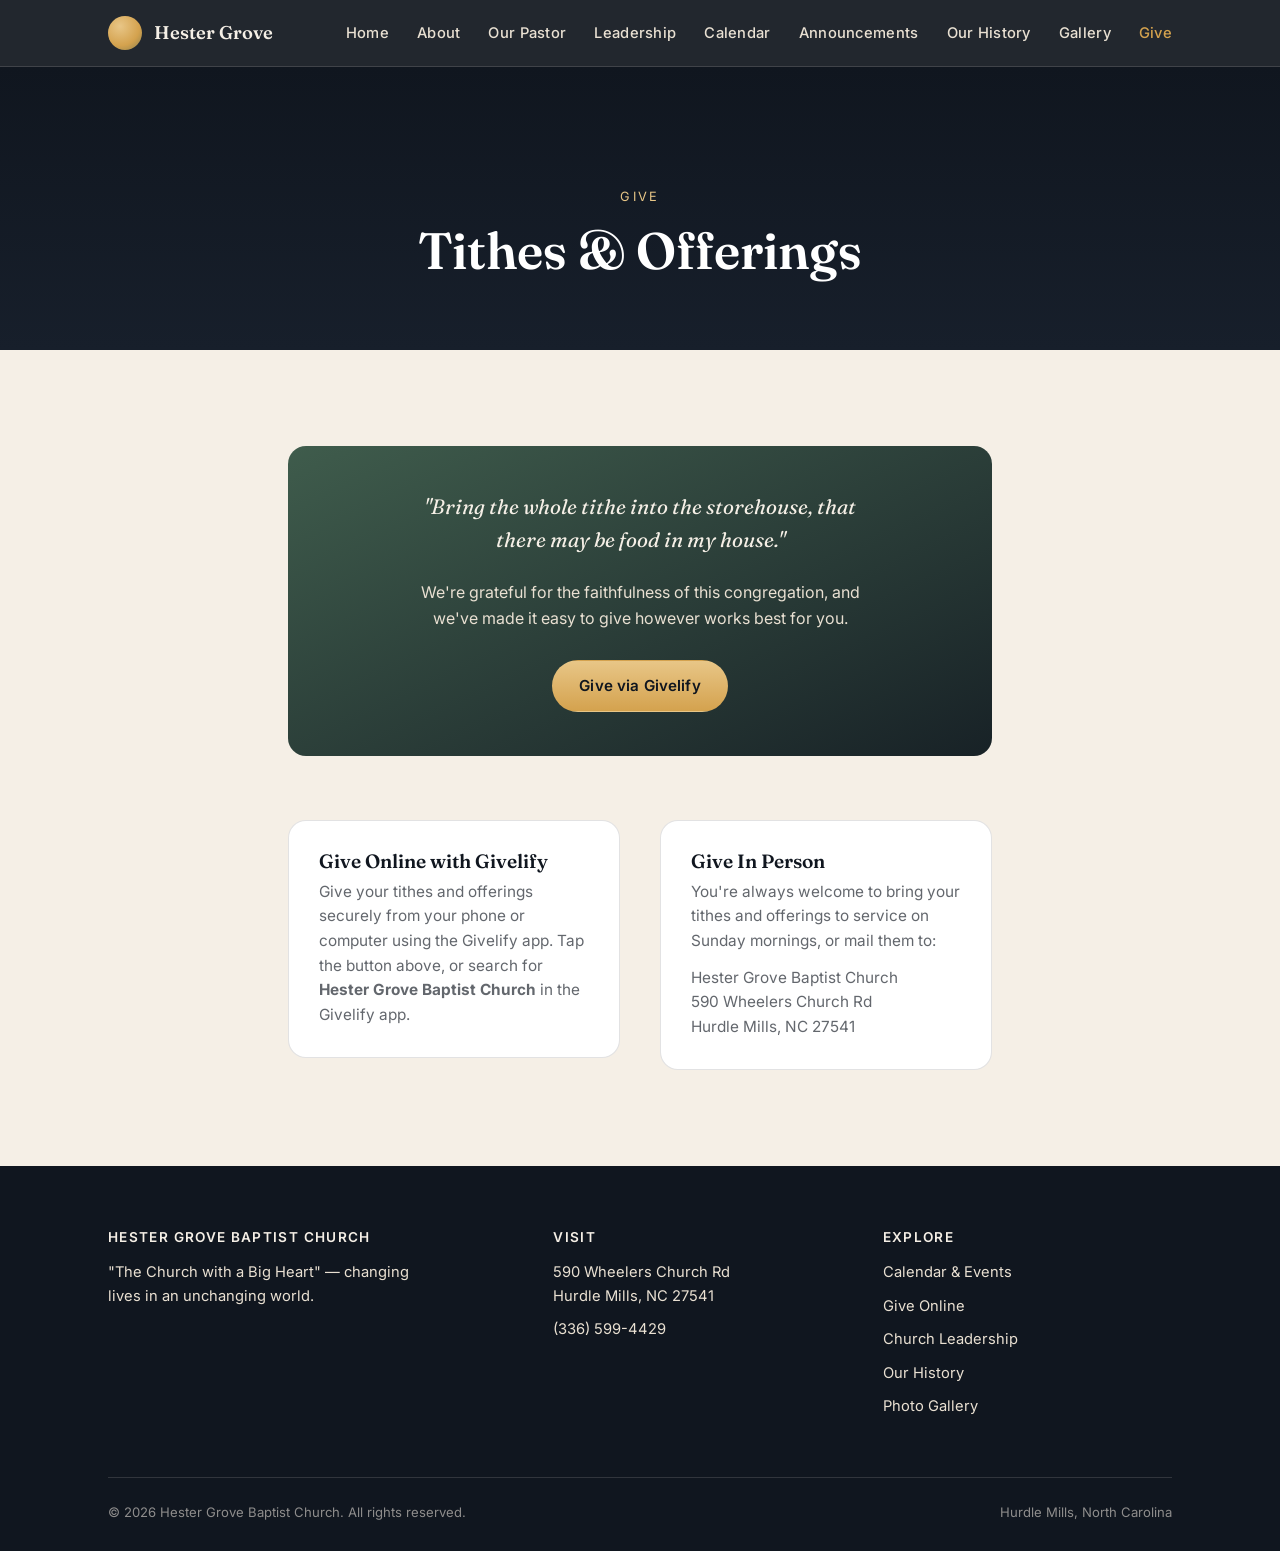
<file: give.html>
<!DOCTYPE html>
<html lang="en">
<head>
<title>Give — Hester Grove Baptist Church</title>
<meta charset="UTF-8">
<meta name="viewport" content="width=device-width, initial-scale=1.0">
<link rel="stylesheet" href="assets/style.css">

</head>
<body>
<header class="site-header">
  <nav class="nav">
    <a href="index.html" class="brand"><span class="mark"></span> Hester Grove</a>
    <button class="nav-toggle" aria-label="Toggle menu" aria-expanded="false">☰</button>
    <ul class="nav-links">
      <li><a href="index.html" data-key="home">Home</a></li>
      <li><a href="about.html" data-key="about">About</a></li>
      <li><a href="pastor.html" data-key="pastor">Our Pastor</a></li>
      <li><a href="leadership.html" data-key="leadership">Leadership</a></li>
      <li><a href="calendar.html" data-key="calendar">Calendar</a></li>
      <li><a href="announcements.html" data-key="announcements">Announcements</a></li>
      <li><a href="history.html" data-key="history">Our History</a></li>
      <li><a href="give.html" data-key="give" class="active">Give</a></li>
    </ul>
  </nav>
</header>

<section class="page-hero">
  <div class="container">
    <span class="eyebrow">Give</span>
    <h1>Tithes &amp; Offerings</h1>
  </div>
</section>

<section class="section-cream">
  <div class="container" style="max-width:760px;">
    <div class="give-hero-card">
      <p class="verse">"Bring the whole tithe into the storehouse, that there may be food in my house."</p>
      <p style="color:var(--cream-dim); max-width:44ch; margin:0 auto 28px;">We're grateful for the faithfulness of this congregation, and we've made it easy to give however works best for you.</p>
      <a href="https://giv.li/8cz409" target="_blank" rel="noopener" class="btn btn-gold">Give via Givelify</a>
    </div>

    <div class="grid-2" style="margin-top:64px; align-items:start;">
      <div class="info-card">
        <h3>Give Online with Givelify</h3>
        <p>Give your tithes and offerings securely from your phone or computer using the Givelify app. Tap the button above, or search for <strong>Hester Grove Baptist Church</strong> in the Givelify app.</p>
      </div>
      <div class="info-card">
        <h3>Give In Person</h3>
        <p>You're always welcome to bring your tithes and offerings to service on Sunday mornings, or mail them to:</p>
        <p style="margin-top:12px;">Hester Grove Baptist Church<br>590 Wheelers Church Rd<br>Hurdle Mills, NC 27541</p>
      </div>
    </div>
  </div>
</section>

<footer class="site-footer">
  <div class="container">
    <div class="footer-grid">
      <div>
        <h4>Hester Grove Baptist Church</h4>
        <p style="color:var(--cream-dim); max-width:34ch;">"The Church with a Big Heart" — changing lives in an unchanging world.</p>
      </div>
      <div>
        <h4>Visit</h4>
        <a href="https://maps.google.com/?q=590+Wheelers+Church+Rd,+Hurdle+Mills,+NC+27541" target="_blank" rel="noopener">590 Wheelers Church Rd<br>Hurdle Mills, NC 27541</a>
        <a href="tel:+13365994429">(336) 599-4429</a>
      </div>
      <div>
        <h4>Explore</h4>
        <a href="calendar.html">Calendar &amp; Events</a>
        <a href="give.html">Give Online</a>
        <a href="leadership.html">Church Leadership</a>
        <a href="history.html">Our History</a>
      </div>
    </div>
    <div class="footer-bottom">
      <span>© 2026 Hester Grove Baptist Church. All rights reserved.</span>
      <span>Hurdle Mills, North Carolina</span>
    </div>
  </div>
</footer>
<script src="assets/main.js"></script>


</body>
</html>
</file>
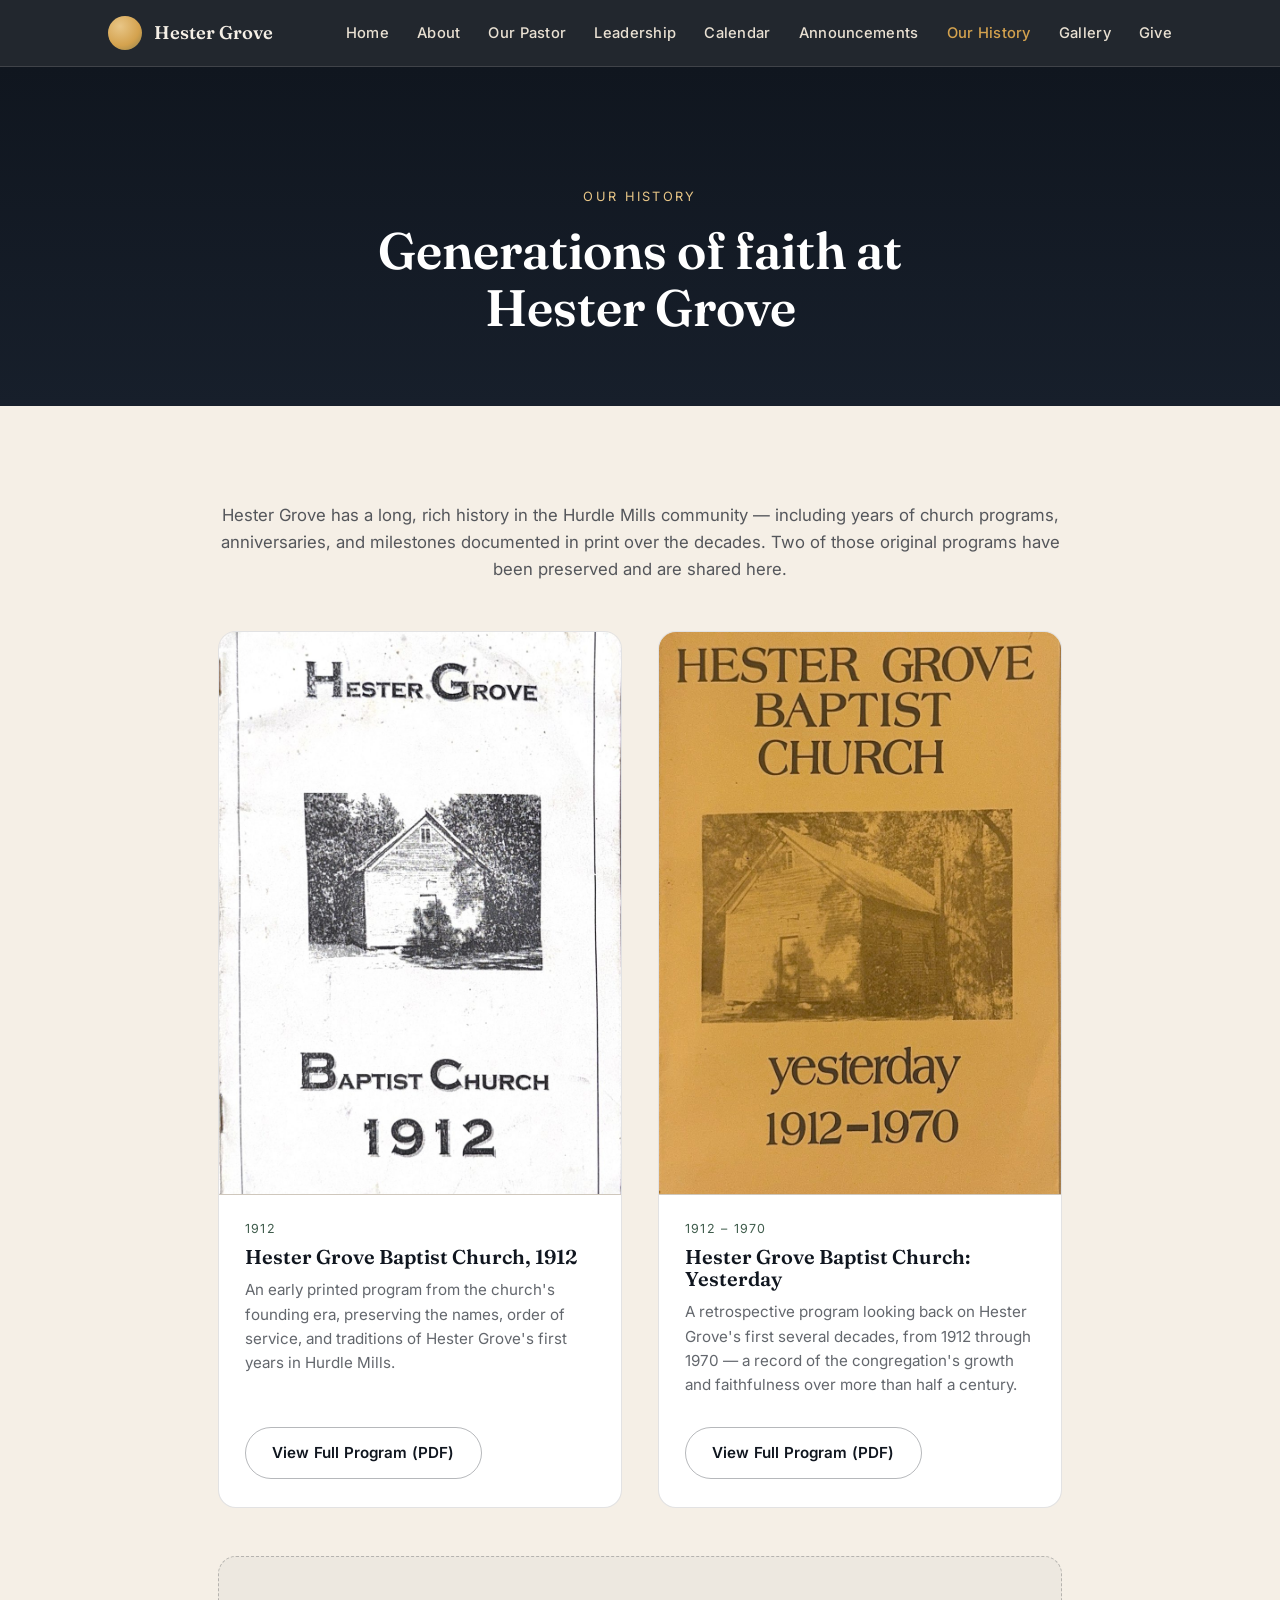
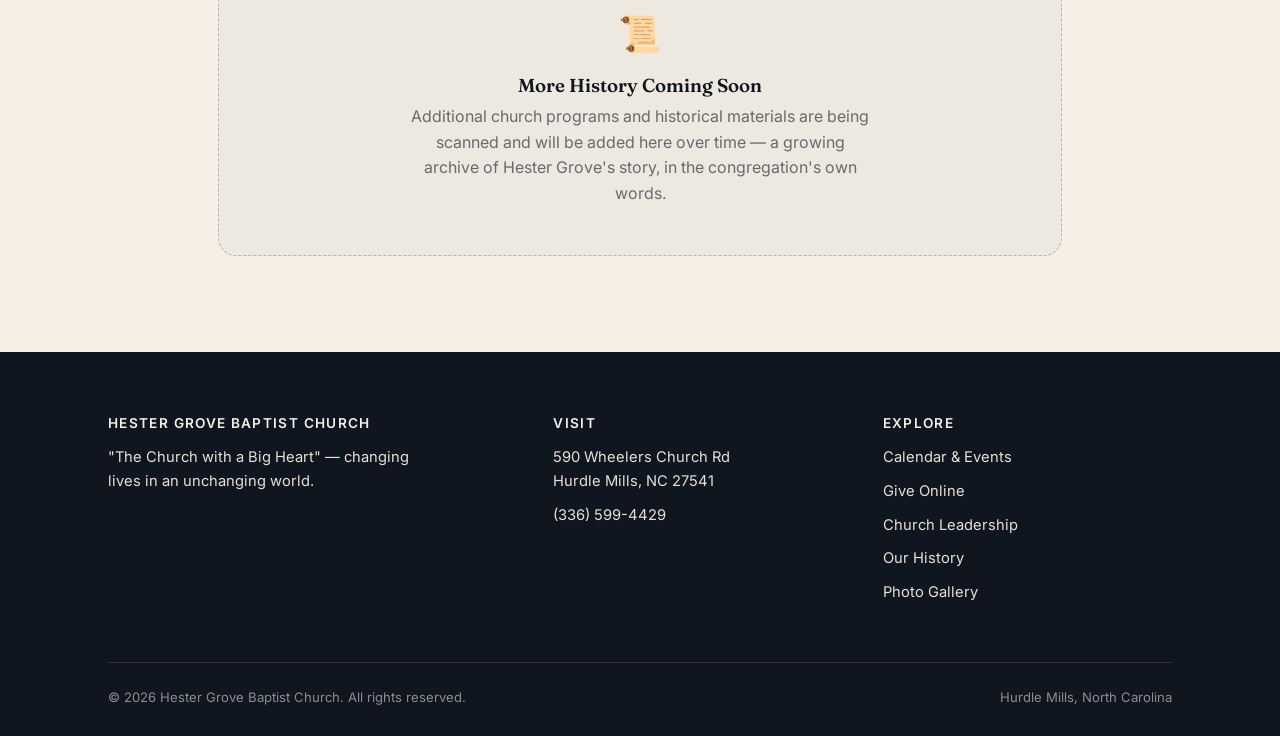
<file: history.html>
<!DOCTYPE html>
<html lang="en">
<head>
<title>Our History — Hester Grove Baptist Church</title>
<meta charset="UTF-8">
<meta name="viewport" content="width=device-width, initial-scale=1.0">
<link rel="stylesheet" href="assets/style.css">

</head>
<body>
<header class="site-header">
  <nav class="nav">
    <a href="index.html" class="brand"><span class="mark"></span> Hester Grove</a>
    <button class="nav-toggle" aria-label="Toggle menu" aria-expanded="false">☰</button>
    <ul class="nav-links">
      <li><a href="index.html" data-key="home">Home</a></li>
      <li><a href="about.html" data-key="about">About</a></li>
      <li><a href="pastor.html" data-key="pastor">Our Pastor</a></li>
      <li><a href="leadership.html" data-key="leadership">Leadership</a></li>
      <li><a href="calendar.html" data-key="calendar">Calendar</a></li>
      <li><a href="announcements.html" data-key="announcements">Announcements</a></li>
      <li><a href="history.html" data-key="history" class="active">Our History</a></li>
      <li><a href="give.html" data-key="give">Give</a></li>
    </ul>
  </nav>
</header>

<section class="page-hero">
  <div class="container">
    <span class="eyebrow">Our History</span>
    <h1>Generations of faith at Hester Grove</h1>
  </div>
</section>

<section class="section-cream">
  <div class="container" style="max-width:900px;">
    <p class="text-center" style="font-size:1.05rem; color:rgba(16,22,31,.7);">Hester Grove has a long, rich history in the Hurdle Mills community — including years of church programs, anniversaries, and milestones documented in print over the decades. Two of those original programs have been preserved and are shared here.</p>

    <div class="program-grid" style="margin-top:48px;">
      <div class="program-card">
        <div class="cover"><img src="assets/img/program-cover-2.jpg" alt="Cover of the 1912 Hester Grove Baptist Church program"></div>
        <div class="body">
          <div class="era">1912</div>
          <h3>Hester Grove Baptist Church, 1912</h3>
          <p>An early printed program from the church's founding era, preserving the names, order of service, and traditions of Hester Grove's first years in Hurdle Mills.</p>
          <a href="assets/docs/hester-grove-program-1912.pdf" target="_blank" rel="noopener" class="btn btn-outline-dark">View Full Program (PDF)</a>
        </div>
      </div>

      <div class="program-card">
        <div class="cover"><img src="assets/img/program-cover-1.jpg" alt="Cover of the Hester Grove Baptist Church Yesterday 1912-1970 program"></div>
        <div class="body">
          <div class="era">1912 – 1970</div>
          <h3>Hester Grove Baptist Church: Yesterday</h3>
          <p>A retrospective program looking back on Hester Grove's first several decades, from 1912 through 1970 — a record of the congregation's growth and faithfulness over more than half a century.</p>
          <a href="assets/docs/hester-grove-program-1912-1970.pdf" target="_blank" rel="noopener" class="btn btn-outline-dark">View Full Program (PDF)</a>
        </div>
      </div>
    </div>

    <div class="placeholder-block" style="margin-top:48px;">
      <div class="icon">📜</div>
      <h3>More History Coming Soon</h3>
      <p>Additional church programs and historical materials are being scanned and will be added here over time — a growing archive of Hester Grove's story, in the congregation's own words.</p>
    </div>
  </div>
</section>

<footer class="site-footer">
  <div class="container">
    <div class="footer-grid">
      <div>
        <h4>Hester Grove Baptist Church</h4>
        <p style="color:var(--cream-dim); max-width:34ch;">"The Church with a Big Heart" — changing lives in an unchanging world.</p>
      </div>
      <div>
        <h4>Visit</h4>
        <a href="https://maps.google.com/?q=590+Wheelers+Church+Rd,+Hurdle+Mills,+NC+27541" target="_blank" rel="noopener">590 Wheelers Church Rd<br>Hurdle Mills, NC 27541</a>
        <a href="tel:+13365994429">(336) 599-4429</a>
      </div>
      <div>
        <h4>Explore</h4>
        <a href="calendar.html">Calendar &amp; Events</a>
        <a href="give.html">Give Online</a>
        <a href="leadership.html">Church Leadership</a>
        <a href="history.html">Our History</a>
      </div>
    </div>
    <div class="footer-bottom">
      <span>© 2026 Hester Grove Baptist Church. All rights reserved.</span>
      <span>Hurdle Mills, North Carolina</span>
    </div>
  </div>
</footer>
<script src="assets/main.js"></script>


</body>
</html>
</file>
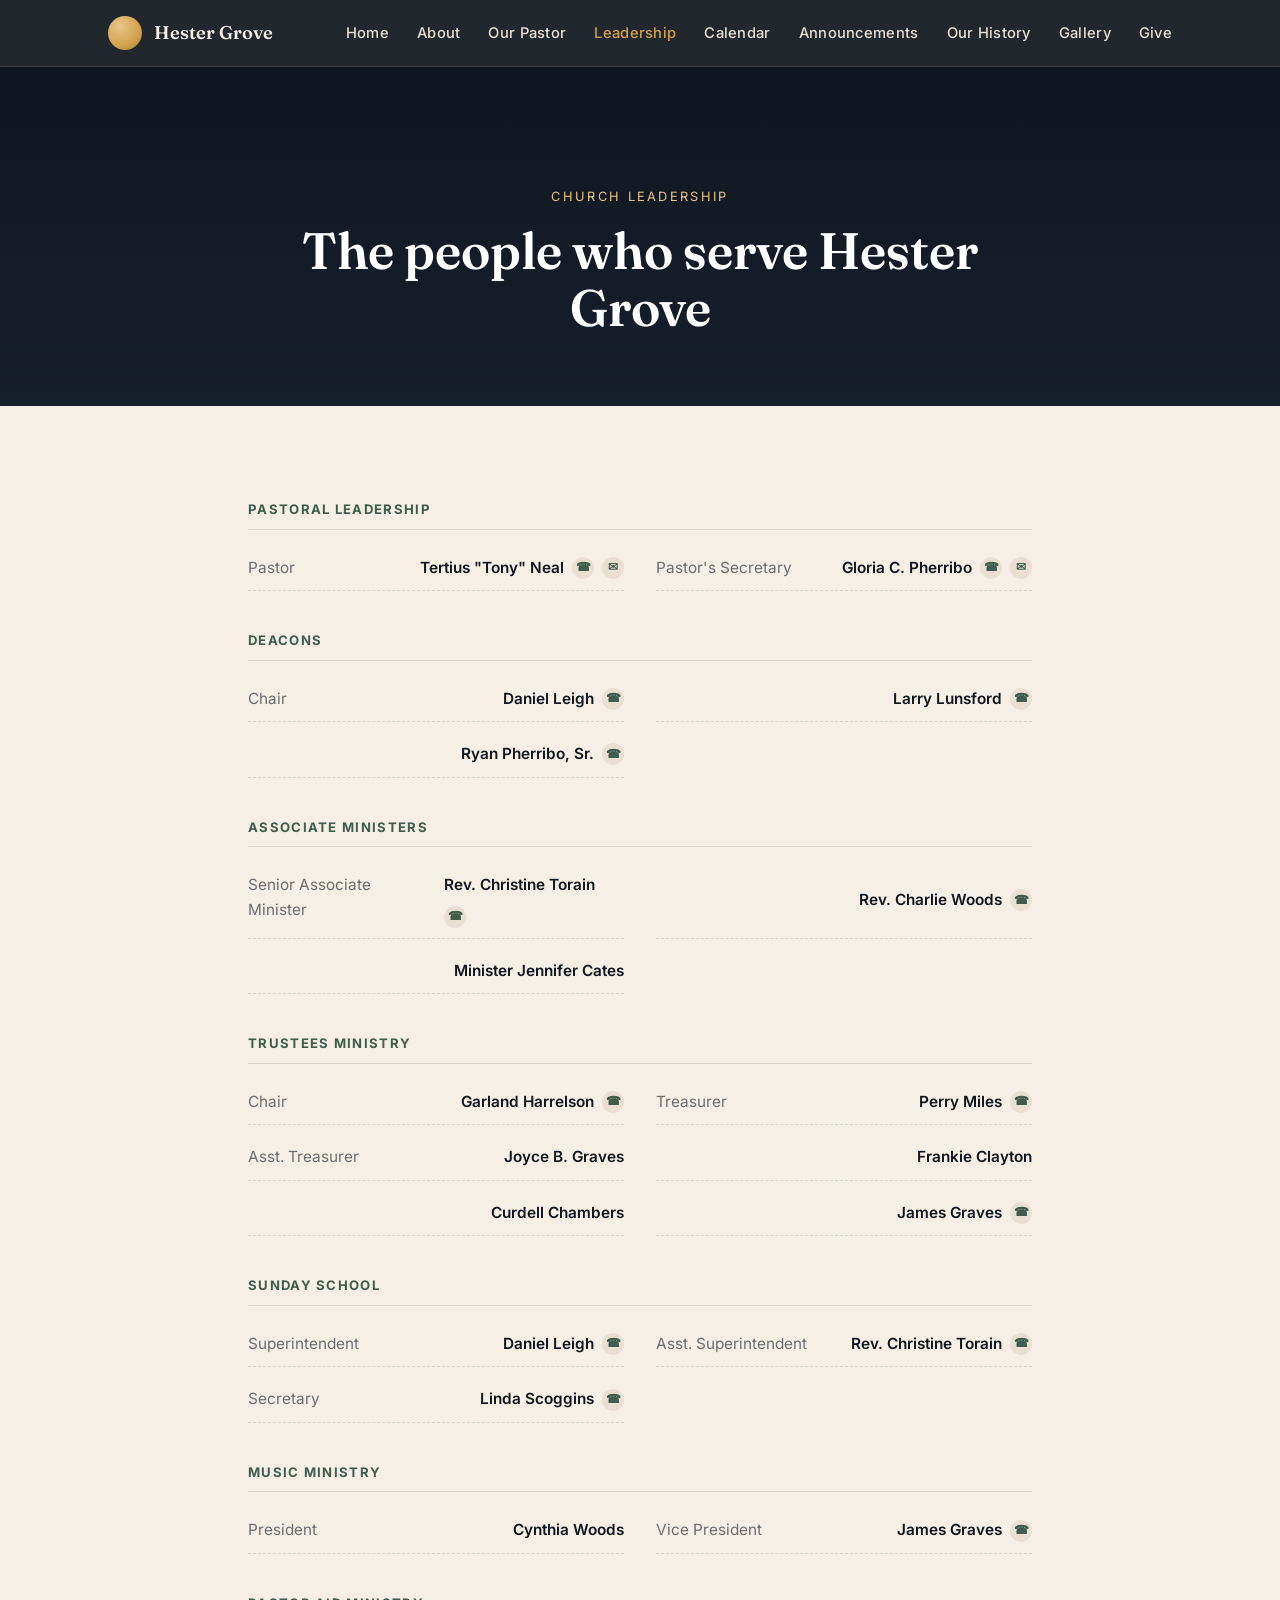
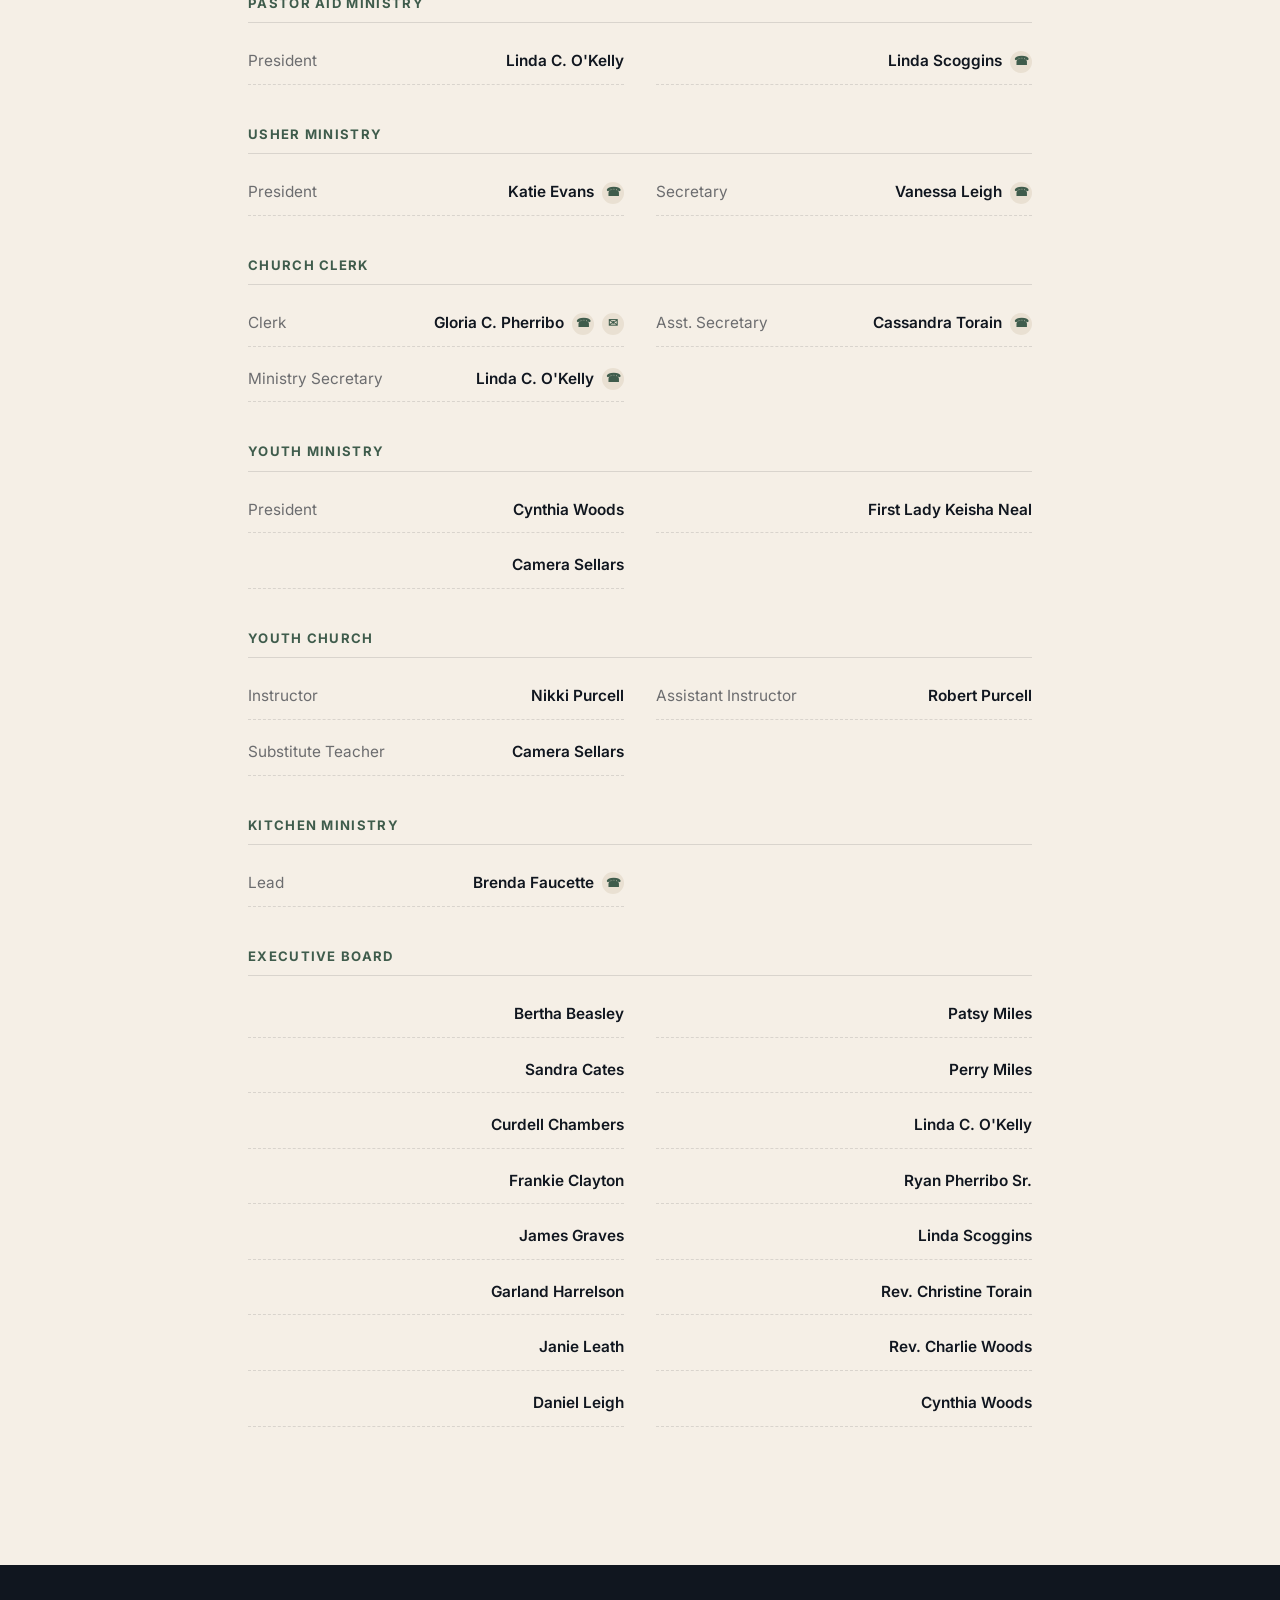
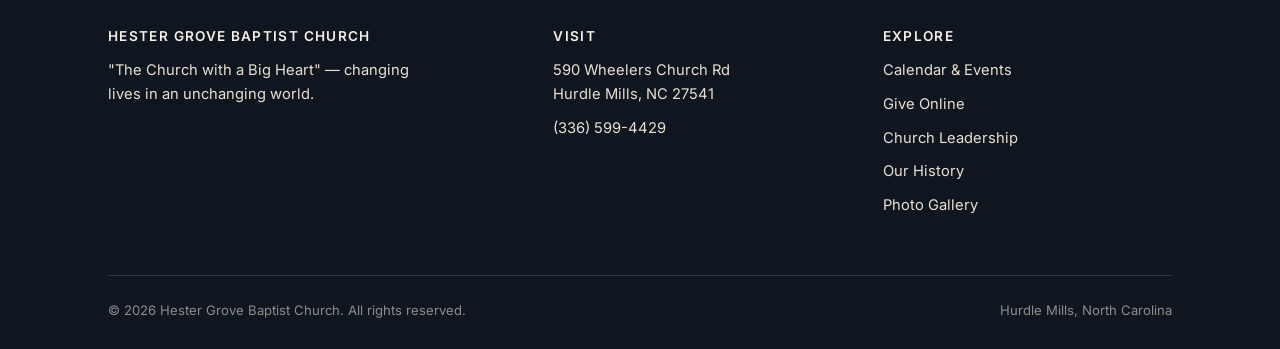
<file: leadership.html>
<!DOCTYPE html>
<html lang="en">
<head>
<title>Church Leadership — Hester Grove Baptist Church</title>
<meta charset="UTF-8">
<meta name="viewport" content="width=device-width, initial-scale=1.0">
<link rel="stylesheet" href="assets/style.css">

</head>
<body>
<header class="site-header">
<nav class="nav">
<a href="index.html" class="brand"><span class="mark"></span> Hester Grove</a>
<button class="nav-toggle" aria-label="Toggle menu" aria-expanded="false">☰</button>
<ul class="nav-links">
<li><a href="index.html" data-key="home">Home</a></li>
<li><a href="about.html" data-key="about">About</a></li>
<li><a href="pastor.html" data-key="pastor">Our Pastor</a></li>
<li><a href="leadership.html" data-key="leadership" class="active">Leadership</a></li>
<li><a href="calendar.html" data-key="calendar">Calendar</a></li>
<li><a href="announcements.html" data-key="announcements">Announcements</a></li>
<li><a href="history.html" data-key="history">Our History</a></li>
<li><a href="give.html" data-key="give">Give</a></li>
</ul>
</nav>
</header>

<section class="page-hero">
<div class="container">
<span class="eyebrow">Church Leadership</span>
<h1>The people who serve Hester Grove</h1>
</div>
</section>

<section class="section-cream">
<div class="container" style="max-width:840px;">

<div class="leader-group">
<h3>Pastoral Leadership</h3>
<ul class="leader-list">
<li><span class="role">Pastor</span><span class="name">Tertius "Tony" Neal <a class="contact-link" href="tel:+13364024255" aria-label="Call Pastor Neal">☎</a><a class="contact-link" href="mailto:t_neal@ymail.com" aria-label="Email Pastor Neal">✉</a></span></li>
<li><span class="role">Pastor's Secretary</span><span class="name">Gloria C. Pherribo <a class="contact-link" href="tel:+19196360074" aria-label="Call Gloria Pherribo">☎</a><a class="contact-link" href="mailto:gpherribo@fhi360.org" aria-label="Email Gloria Pherribo">✉</a></span></li>
</ul>
</div>

<div class="leader-group">
<h3>Deacons</h3>
<ul class="leader-list">
<li><span class="role">Chair</span><span class="name">Daniel Leigh <a class="contact-link" href="tel:+19193397225" aria-label="Call Daniel Leigh">☎</a></span></li>
<li><span class="role"></span><span class="name">Larry Lunsford <a class="contact-link" href="tel:+13365837440" aria-label="Call Larry Lunsford">☎</a></span></li>
<li><span class="role"></span><span class="name">Ryan Pherribo, Sr. <a class="contact-link" href="tel:+19196441433" aria-label="Call Ryan Pherribo Sr.">☎</a></span></li>
</ul>
</div>

<div class="leader-group">
<h3>Associate Ministers</h3>
<ul class="leader-list">
<li><span class="role">Senior Associate Minister</span><span class="name">Rev. Christine Torain <a class="contact-link" href="tel:+19197179150" aria-label="Call Rev. Christine Torain">☎</a></span></li>
<li><span class="role"></span><span class="name">Rev. Charlie Woods <a class="contact-link" href="tel:+13366758415" aria-label="Call Rev. Charlie Woods">☎</a></span></li>
<li><span class="role"></span><span class="name">Minister Jennifer Cates</span></li>
</ul>
</div>

<div class="leader-group">
<h3>Trustees Ministry</h3>
<ul class="leader-list">
<li><span class="role">Chair</span><span class="name">Garland Harrelson <a class="contact-link" href="tel:+19192609637" aria-label="Call Garland Harrelson">☎</a></span></li>
<li><span class="role">Treasurer</span><span class="name">Perry Miles <a class="contact-link" href="tel:+13362268028" aria-label="Call Perry Miles">☎</a></span></li>
<li><span class="role">Asst. Treasurer</span><span class="name">Joyce B. Graves</span></li>
<li><span class="role"></span><span class="name">Frankie Clayton</span></li>
<li><span class="role"></span><span class="name">Curdell Chambers</span></li>
<li><span class="role"></span><span class="name">James Graves <a class="contact-link" href="tel:+13365926561" aria-label="Call James Graves">☎</a></span></li>
</ul>
</div>

<div class="leader-group">
<h3>Sunday School</h3>
<ul class="leader-list">
<li><span class="role">Superintendent</span><span class="name">Daniel Leigh <a class="contact-link" href="tel:+19193397225" aria-label="Call Daniel Leigh">☎</a></span></li>
<li><span class="role">Asst. Superintendent</span><span class="name">Rev. Christine Torain <a class="contact-link" href="tel:+19197179150" aria-label="Call Rev. Christine Torain">☎</a></span></li>
<li><span class="role">Secretary</span><span class="name">Linda Scoggins <a class="contact-link" href="tel:+13365142224" aria-label="Call Linda Scoggins">☎</a></span></li>
</ul>
</div>

<div class="leader-group">
<h3>Music Ministry</h3>
<ul class="leader-list">
<li><span class="role">President</span><span class="name">Cynthia Woods</span></li>
<li><span class="role">Vice President</span><span class="name">James Graves <a class="contact-link" href="tel:+13365926561" aria-label="Call James Graves">☎</a></span></li>
</ul>
</div>

<div class="leader-group">
<h3>Pastor Aid Ministry</h3>
<ul class="leader-list">
<li><span class="role">President</span><span class="name">Linda C. O'Kelly</span></li>
<li><span class="role"></span><span class="name">Linda Scoggins <a class="contact-link" href="tel:+13365142224" aria-label="Call Linda Scoggins">☎</a></span></li>
</ul>
</div>

<div class="leader-group">
<h3>Usher Ministry</h3>
<ul class="leader-list">
<li><span class="role">President</span><span class="name">Katie Evans <a class="contact-link" href="tel:+19197419233" aria-label="Call Katie Evans">☎</a></span></li>
<li><span class="role">Secretary</span><span class="name">Vanessa Leigh <a class="contact-link" href="tel:+13365999407" aria-label="Call Vanessa Leigh">☎</a></span></li>
</ul>
</div>

<div class="leader-group">
<h3>Church Clerk</h3>
<ul class="leader-list">
<li><span class="role">Clerk</span><span class="name">Gloria C. Pherribo <a class="contact-link" href="tel:+19196360074" aria-label="Call Gloria Pherribo">☎</a><a class="contact-link" href="mailto:gpherribo@fhi360.org" aria-label="Email Gloria Pherribo">✉</a></span></li>
<li><span class="role">Asst. Secretary</span><span class="name">Cassandra Torain <a class="contact-link" href="tel:+19196193003" aria-label="Call Cassandra Torain">☎</a></span></li>
<li><span class="role">Ministry Secretary</span><span class="name">Linda C. O'Kelly <a class="contact-link" href="tel:+13366849867" aria-label="Call Linda C. O'Kelly">☎</a></span></li>
</ul>
</div>

<div class="leader-group">
<h3>Youth Ministry</h3>
<ul class="leader-list">
<li><span class="role">President</span><span class="name">Cynthia Woods</span></li>
<li><span class="role"></span><span class="name">First Lady Keisha Neal</span></li>
<li><span class="role"></span><span class="name">Camera Sellars</span></li>
</ul>
</div>

<div class="leader-group">
<h3>Youth Church</h3>
<ul class="leader-list">
<li><span class="role">Instructor</span><span class="name">Nikki Purcell</span></li>
<li><span class="role">Assistant Instructor</span><span class="name">Robert Purcell</span></li>
<li><span class="role">Substitute Teacher</span><span class="name">Camera Sellars</span></li>
</ul>
</div>

<div class="leader-group">
<h3>Kitchen Ministry</h3>
<ul class="leader-list">
<li><span class="role">Lead</span><span class="name">Brenda Faucette <a class="contact-link" href="tel:+13365043254" aria-label="Call Brenda Faucette">☎</a></span></li>
</ul>
</div>

<div class="leader-group">
<h3>Executive Board</h3>
<ul class="leader-list">
<li><span class="role"></span><span class="name">Bertha Beasley</span></li>
<li><span class="role"></span><span class="name">Patsy Miles</span></li>
<li><span class="role"></span><span class="name">Sandra Cates</span></li>
<li><span class="role"></span><span class="name">Perry Miles</span></li>
<li><span class="role"></span><span class="name">Curdell Chambers</span></li>
<li><span class="role"></span><span class="name">Linda C. O'Kelly</span></li>
<li><span class="role"></span><span class="name">Frankie Clayton</span></li>
<li><span class="role"></span><span class="name">Ryan Pherribo Sr.</span></li>
<li><span class="role"></span><span class="name">James Graves</span></li>
<li><span class="role"></span><span class="name">Linda Scoggins</span></li>
<li><span class="role"></span><span class="name">Garland Harrelson</span></li>
<li><span class="role"></span><span class="name">Rev. Christine Torain</span></li>
<li><span class="role"></span><span class="name">Janie Leath</span></li>
<li><span class="role"></span><span class="name">Rev. Charlie Woods</span></li>
<li><span class="role"></span><span class="name">Daniel Leigh</span></li>
<li><span class="role"></span><span class="name">Cynthia Woods</span></li>
</ul>
</div>

</div>
</section>

<footer class="site-footer">
<div class="container">
<div class="footer-grid">
<div>
<h4>Hester Grove Baptist Church</h4>
<p style="color:var(--cream-dim); max-width:34ch;">"The Church with a Big Heart" — changing lives in an unchanging world.</p>
</div>
<div>
<h4>Visit</h4>
<a href="https://maps.google.com/?q=590+Wheelers+Church+Rd,+Hurdle+Mills,+NC+27541" target="_blank" rel="noopener">590 Wheelers Church Rd<br>Hurdle Mills, NC 27541</a>
<a href="tel:+13365994429">(336) 599-4429</a>
</div>
<div>
<h4>Explore</h4>
<a href="calendar.html">Calendar &amp; Events</a>
<a href="give.html">Give Online</a>
<a href="leadership.html">Church Leadership</a>
<a href="history.html">Our History</a>
</div>
</div>
<div class="footer-bottom">
<span>© 2026 Hester Grove Baptist Church. All rights reserved.</span>
<span>Hurdle Mills, North Carolina</span>
</div>
</div>
</footer>
<script src="assets/main.js"></script>

</body>
</html>
</file>
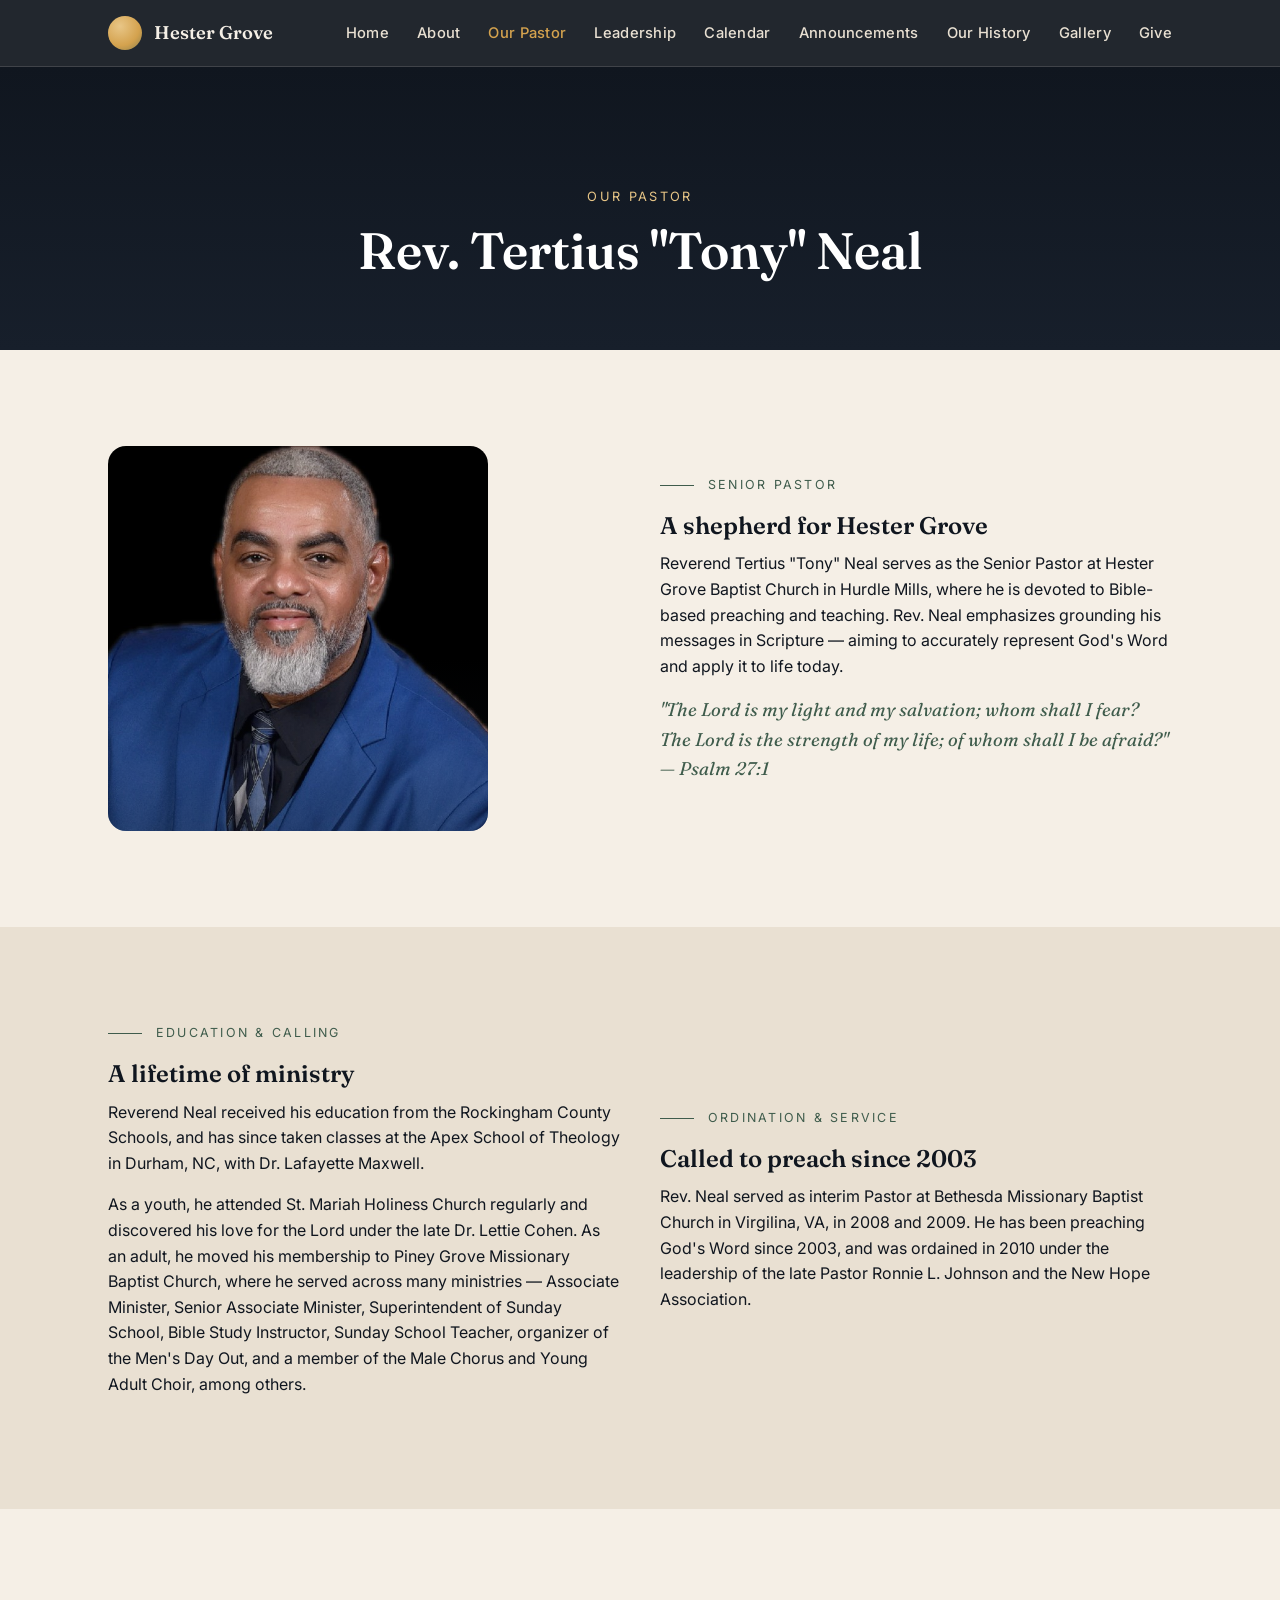
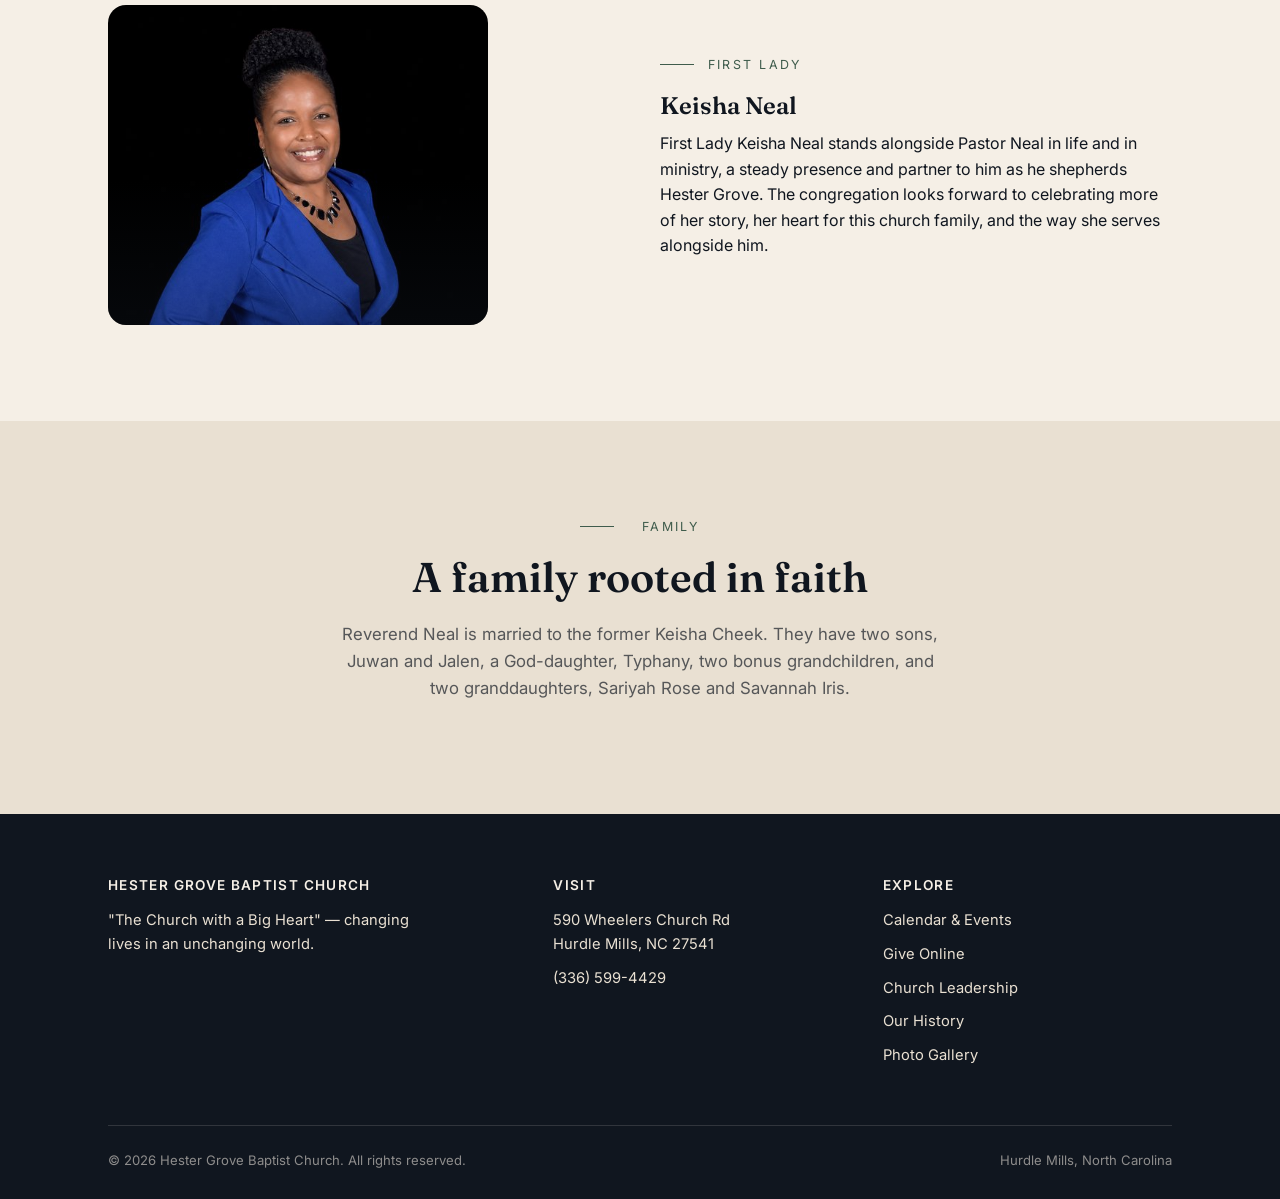
<file: pastor.html>
<!DOCTYPE html>
<html lang="en">
<head>
<title>Our Pastor — Hester Grove Baptist Church</title>
<meta charset="UTF-8">
<meta name="viewport" content="width=device-width, initial-scale=1.0">
<link rel="stylesheet" href="assets/style.css">

</head>
<body>
<header class="site-header">
<nav class="nav">
<a href="index.html" class="brand"><span class="mark"></span> Hester Grove</a>
<button class="nav-toggle" aria-label="Toggle menu" aria-expanded="false">☰</button>
<ul class="nav-links">
<li><a href="index.html" data-key="home">Home</a></li>
<li><a href="about.html" data-key="about">About</a></li>
<li><a href="pastor.html" data-key="pastor" class="active">Our Pastor</a></li>
<li><a href="leadership.html" data-key="leadership">Leadership</a></li>
<li><a href="calendar.html" data-key="calendar">Calendar</a></li>
<li><a href="announcements.html" data-key="announcements">Announcements</a></li>
<li><a href="history.html" data-key="history">Our History</a></li>
<li><a href="give.html" data-key="give">Give</a></li>
</ul>
</nav>
</header>

<section class="page-hero">
<div class="container">
<span class="eyebrow">Our Pastor</span>
<h1>Rev. Tertius "Tony" Neal</h1>
</div>
</section>

<section class="section-cream">
<div class="container">
<div class="grid-2">
<div class="photo-frame" style="max-width:380px;">
<img src="assets/img/pastor-tony.png" alt="Portrait of Reverend Tertius &quot;Tony&quot; Neal">
</div>
<div>
<div class="eyebrow-line">Senior Pastor</div>
<h2>A shepherd for Hester Grove</h2>
<p>Reverend Tertius "Tony" Neal serves as the Senior Pastor at Hester Grove Baptist Church in Hurdle Mills, where he is devoted to Bible-based preaching and teaching. Rev. Neal emphasizes grounding his messages in Scripture — aiming to accurately represent God's Word and apply it to life today.</p>
<p style="font-family:var(--display); font-style:italic; font-size:1.15rem; color:var(--grove);">"The Lord is my light and my salvation; whom shall I fear? The Lord is the strength of my life; of whom shall I be afraid?" — Psalm 27:1</p>
</div>
</div>
</div>
</section>

<section class="section-dim">
<div class="container">
<div class="grid-2">
<div>
<div class="eyebrow-line">Education &amp; calling</div>
<h2>A lifetime of ministry</h2>
<p>Reverend Neal received his education from the Rockingham County Schools, and has since taken classes at the Apex School of Theology in Durham, NC, with Dr. Lafayette Maxwell.</p>
<p>As a youth, he attended St. Mariah Holiness Church regularly and discovered his love for the Lord under the late Dr. Lettie Cohen. As an adult, he moved his membership to Piney Grove Missionary Baptist Church, where he served across many ministries — Associate Minister, Senior Associate Minister, Superintendent of Sunday School, Bible Study Instructor, Sunday School Teacher, organizer of the Men's Day Out, and a member of the Male Chorus and Young Adult Choir, among others.</p>
</div>
<div>
<div class="eyebrow-line">Ordination &amp; service</div>
<h2>Called to preach since 2003</h2>
<p>Rev. Neal served as interim Pastor at Bethesda Missionary Baptist Church in Virgilina, VA, in 2008 and 2009. He has been preaching God's Word since 2003, and was ordained in 2010 under the leadership of the late Pastor Ronnie L. Johnson and the New Hope Association.</p>
</div>
</div>
</div>
</section>

<section class="section-cream">
<div class="container">
<div class="grid-2">
<div class="photo-frame" style="max-width:380px;">
<img src="[data-uri]" alt="Portrait of First Lady Keisha Neal">
</div>
<div>
<div class="eyebrow-line">First Lady</div>
<h2>Keisha Neal</h2>
<p>First Lady Keisha Neal stands alongside Pastor Neal in life and in ministry, a steady presence and partner to him as he shepherds Hester Grove. The congregation looks forward to celebrating more of her story, her heart for this church family, and the way she serves alongside him.</p>
</div>
</div>
</div>
</section>

<section class="section-dim">
<div class="container">
<div class="section-head" style="margin:0 auto; text-align:center; max-width:600px;">
<div class="eyebrow-line" style="justify-content:center;"><span></span>Family</div>
<h2>A family rooted in faith</h2>
<p>Reverend Neal is married to the former Keisha Cheek. They have two sons, Juwan and Jalen, a God-daughter, Typhany, two bonus grandchildren, and two granddaughters, Sariyah Rose and Savannah Iris.</p>
</div>
</div>
</section>

<footer class="site-footer">
<div class="container">
<div class="footer-grid">
<div>
<h4>Hester Grove Baptist Church</h4>
<p style="color:var(--cream-dim); max-width:34ch;">"The Church with a Big Heart" — changing lives in an unchanging world.</p>
</div>
<div>
<h4>Visit</h4>
<a href="https://maps.google.com/?q=590+Wheelers+Church+Rd,+Hurdle+Mills,+NC+27541" target="_blank" rel="noopener">590 Wheelers Church Rd<br>Hurdle Mills, NC 27541</a>
<a href="tel:+13365994429">(336) 599-4429</a>
</div>
<div>
<h4>Explore</h4>
<a href="calendar.html">Calendar &amp; Events</a>
<a href="give.html">Give Online</a>
<a href="leadership.html">Church Leadership</a>
<a href="history.html">Our History</a>
</div>
</div>
<div class="footer-bottom">
<span>© 2026 Hester Grove Baptist Church. All rights reserved.</span>
<span>Hurdle Mills, North Carolina</span>
</div>
</div>
</footer>
<script src="assets/main.js"></script>

</body>
</html>
</file>
<file: assets/style.css>
/* ===========================================================
Hester Grove Baptist Church — "Light Through the Grove"
=========================================================== */

@import url('https://fonts.googleapis.com/css2?family=Fraunces:opsz,wght@9..144,400;9..144,500;9..144,600;9..144,700&family=Inter:wght@400;500;600;700&display=swap');

:root{
--ink: #10161F;
--ink-soft: #1A2230;
--gold: #D4A24E;
--gold-soft: #E8C687;
--grove: #3F5C4C;
--grove-soft: #5C7D69;
--cream: #F5EFE6;
--cream-dim: #E9E0D2;
--line: rgba(245,239,230,0.14);
--line-dark: rgba(16,22,31,0.12);

--display: "Fraunces", Georgia, serif;
--body: "Inter", -apple-system, sans-serif;

--radius: 18px;
--radius-sm: 10px;
}

*{ box-sizing: border-box; }
html{ scroll-behavior: smooth; }
body{
margin:0;
font-family: var(--body);
background: var(--cream);
color: var(--ink);
line-height: 1.6;
-webkit-font-smoothing: antialiased;
}
img{ max-width:100%; display:block; }
a{ color: inherit; text-decoration:none; }
h1,h2,h3,h4{ font-family: var(--display); font-weight: 600; margin: 0 0 .5em; line-height: 1.1; }
p{ margin: 0 0 1em; }
.container{ max-width: 1120px; margin: 0 auto; padding: 0 28px; }

@media (prefers-reduced-motion: reduce){
*{ animation-duration: 0.001ms !important; animation-iteration-count: 1 !important; transition-duration: 0.001ms !important; scroll-behavior: auto !important; }
}

/* ---------- Focus visibility ---------- */
a:focus-visible, button:focus-visible, input:focus-visible{
outline: 2px solid var(--gold);
outline-offset: 3px;
}

/* ---------- Header / nav ---------- */
.site-header{
position: sticky; top:0; z-index: 100;
background: rgba(16,22,31,0.92);
backdrop-filter: blur(10px);
border-bottom: 1px solid var(--line);
}
.nav{
display:flex; align-items:center; justify-content:space-between;
padding: 16px 28px;
max-width: 1120px; margin:0 auto;
}
.brand{
display:flex; align-items:center; gap:12px;
color: var(--cream); font-family: var(--display); font-weight:600; font-size:1.15rem;
}
.brand .mark{
width:34px; height:34px; border-radius:50%;
background: radial-gradient(circle at 35% 30%, var(--gold-soft), var(--gold) 60%, var(--grove) 140%);
flex-shrink:0;
}
.nav-links{ display:flex; gap: 28px; list-style:none; margin:0; padding:0; }
.nav-links a{
color: var(--cream-dim); font-size: .92rem; font-weight:500;
letter-spacing:.02em; position:relative; padding: 4px 0;
}
.nav-links a:hover{ color: var(--gold-soft); }
.nav-links a.active{ color: var(--gold); }
.nav-toggle{ display:none; background:none; border:none; color:var(--cream); font-size:1.6rem; cursor:pointer; }

@media (max-width: 1060px){
.nav-links{
position:fixed; top:66px; left:0; right:0;
height: calc(100vh - 66px); height: calc(100dvh - 66px);
flex-direction:column; gap:0;
background: var(--ink); padding: 12px 28px 28px;
overflow-y:auto;
opacity:0; visibility:hidden; pointer-events:none;
transform: translateY(-12px);
transition: opacity .3s ease, transform .3s ease, visibility 0s linear .3s;
}
.nav-links.open{
opacity:1; visibility:visible; pointer-events:auto; transform: translateY(0);
transition: opacity .3s ease, transform .3s ease, visibility 0s linear 0s;
}
.nav-links a{ display:block; padding: 14px 0; border-bottom: 1px solid var(--line); font-size:1.05rem; }
.nav-toggle{ display:block; }
}

/* ---------- Buttons ---------- */
.btn{
display:inline-flex; align-items:center; gap:8px;
padding: 13px 26px; border-radius: 999px;
font-weight:600; font-size:.95rem; letter-spacing:.01em;
border: 1px solid transparent; cursor:pointer;
transition: transform .2s ease, box-shadow .2s ease, background .2s ease;
}
.btn-gold{ background: linear-gradient(180deg, var(--gold-soft), var(--gold)); color: var(--ink); }
.btn-gold:hover{ transform: translateY(-2px); box-shadow: 0 10px 24px rgba(212,162,78,.35); }
.btn-outline{ background: transparent; border-color: rgba(245,239,230,.4); color: var(--cream); }
.btn-outline:hover{ border-color: var(--gold-soft); color: var(--gold-soft); }
.btn-outline-dark{ background: transparent; border-color: rgba(16,22,31,.3); color: var(--ink); }
.btn-outline-dark:hover{ border-color: var(--grove); color: var(--grove); }

/* ---------- Hero w/ light-through-grove signature ---------- */
.hero{
position: relative; overflow:hidden;
background: radial-gradient(120% 100% at 50% -10%, #202B3B 0%, var(--ink) 55%, #0B0F16 100%);
color: var(--cream);
padding: 150px 0 120px;
}
.hero .container{ position:relative; z-index:2; text-align:center; }
.hero .eyebrow{
display:inline-block; font-family: var(--body); font-size:.8rem; letter-spacing:.18em;
text-transform:uppercase; color: var(--gold-soft); margin-bottom: 22px;
}
.hero h1{ font-size: clamp(2.4rem, 5.5vw, 4.4rem); color:#fff; max-width:15ch; margin:0 auto .4em; }
.hero .lede{ font-size: 1.15rem; color: var(--cream-dim); max-width: 46ch; margin: 0 auto 36px; }
.hero .cta-row{ display:flex; gap:16px; justify-content:center; flex-wrap:wrap; }

/* light rays signature element */
.rays{ position:absolute; inset:0; z-index:1; pointer-events:none; }
.ray{
position:absolute; top:-20%; width:2px; height:140%;
background: linear-gradient(180deg, rgba(212,162,78,0) 0%, rgba(212,162,78,.35) 35%, rgba(212,162,78,0) 80%);
transform-origin: top center;
animation: sway 9s ease-in-out infinite;
}
@keyframes sway{
0%,100%{ transform: rotate(var(--a)) translateX(0); opacity:.55; }
50%{ transform: rotate(calc(var(--a) + 2deg)) translateX(6px); opacity:.9; }
}
.motes{ position:absolute; inset:0; z-index:1; }
.mote{
position:absolute; width:4px; height:4px; border-radius:50%;
background: var(--gold-soft); opacity:.5; filter: blur(.3px);
animation: drift linear infinite;
}
@keyframes drift{
from{ transform: translateY(0) translateX(0); }
to{ transform: translateY(-90px) translateX(18px); }
}

/* ---------- Glass cards ---------- */
.glass{
background: rgba(245,239,230,0.06);
border: 1px solid rgba(245,239,230,0.16);
backdrop-filter: blur(14px);
border-radius: var(--radius);
}
.glass-light{
background: rgba(255,255,255,0.55);
border: 1px solid rgba(16,22,31,0.08);
backdrop-filter: blur(14px);
border-radius: var(--radius);
}

/* ---------- Sections ---------- */
section{ padding: 96px 0; }
.section-dark{ background: var(--ink); color: var(--cream); }
.section-cream{ background: var(--cream); }
.section-dim{ background: var(--cream-dim); }
.eyebrow-line{
display:flex; align-items:center; gap:14px; margin-bottom: 18px;
font-size:.78rem; letter-spacing:.18em; text-transform:uppercase; color: var(--grove);
}
.section-dark .eyebrow-line{ color: var(--gold-soft); }
.eyebrow-line::before{ content:''; width:34px; height:1px; background: currentColor; }
.section-head{ max-width: 640px; margin-bottom: 48px; }
.section-head h2{ font-size: clamp(1.8rem, 3.4vw, 2.6rem); }
.section-head p{ color: rgba(16,22,31,.68); font-size:1.05rem; }
.section-dark .section-head p{ color: var(--cream-dim); }

/* ---------- Service times table (card) ---------- */
.service-grid{
display:grid; grid-template-columns: repeat(3, 1fr); gap: 20px;
}
@media (max-width: 760px){ .service-grid{ grid-template-columns: 1fr; } }
.service-card{
padding: 28px 26px; border-radius: var(--radius);
}
.service-card .day{ font-size:.8rem; letter-spacing:.12em; text-transform:uppercase; color: var(--gold-soft); margin-bottom:10px; }
.service-card .name{ font-family: var(--display); font-size:1.35rem; margin-bottom:6px; }
.service-card .time{ color: var(--cream-dim); font-size:.95rem; }

/* ---------- Card grids ---------- */
.grid-3{ display:grid; grid-template-columns: repeat(3, 1fr); gap: 24px; }
.grid-2{ display:grid; grid-template-columns: 1fr 1fr; gap: 40px; align-items:center; }
@media (max-width: 860px){ .grid-3{ grid-template-columns: 1fr; } .grid-2{ grid-template-columns: 1fr; } }

.info-card{
padding: 30px; border-radius: var(--radius);
background:#fff; border: 1px solid var(--line-dark);
transition: transform .25s ease, box-shadow .25s ease;
}
.info-card:hover{ transform: translateY(-4px); box-shadow: 0 18px 40px rgba(16,22,31,.08); }
.info-card h3{ font-size:1.2rem; margin-bottom:8px; }
.info-card p{ color: rgba(16,22,31,.65); font-size:.96rem; margin-bottom:0; }

/* ---------- Photo frame ---------- */
.photo-frame{ position:relative; border-radius: var(--radius); overflow:hidden; }
.photo-frame img{ width:100%; height:100%; object-fit:cover; }
.photo-frame::after{
content:''; position:absolute; inset:0;
background: linear-gradient(180deg, rgba(16,22,31,0) 55%, rgba(16,22,31,.35) 100%);
}

/* ---------- Footer ---------- */
.site-footer{
background: var(--ink); color: var(--cream-dim);
padding: 64px 0 28px; font-size:.92rem;
}
.footer-grid{ display:grid; grid-template-columns: 1.4fr 1fr 1fr; gap: 40px; margin-bottom: 48px; }
@media (max-width: 760px){ .footer-grid{ grid-template-columns: 1fr; } }
.footer-grid h4{ color: var(--cream); font-family: var(--body); font-weight:600; font-size:.85rem; letter-spacing:.1em; text-transform:uppercase; margin-bottom:16px; }
.footer-grid a{ display:block; color: var(--cream-dim); margin-bottom:10px; }
.footer-grid a:hover{ color: var(--gold-soft); }
.footer-bottom{
border-top: 1px solid var(--line); padding-top:24px;
display:flex; justify-content:space-between; flex-wrap:wrap; gap:12px;
color: rgba(245,239,230,.55); font-size:.82rem;
}

/* ---------- Page hero (non-home pages) ---------- */
.page-hero{
background: linear-gradient(180deg, var(--ink) 0%, #171F2B 100%);
color: var(--cream); padding: 120px 0 70px; text-align:center; position:relative; overflow:hidden;
}
.page-hero .eyebrow{ color: var(--gold-soft); font-size:.8rem; letter-spacing:.18em; text-transform:uppercase; margin-bottom:16px; display:block; }
.page-hero h1{ font-size: clamp(2rem, 4.4vw, 3.2rem); color:#fff; max-width: 20ch; margin: 0 auto; }

/* ---------- Leadership ---------- */
.leader-group{ margin-bottom: 42px; }
.leader-group h3{
font-family: var(--body); font-weight:700; font-size:.82rem; letter-spacing:.1em;
text-transform:uppercase; color: var(--grove); margin-bottom:16px;
border-bottom: 1px solid var(--line-dark); padding-bottom:12px;
}
.leader-list{ display:grid; grid-template-columns: repeat(2, 1fr); gap: 10px 32px; list-style:none; padding:0; margin:0; }
@media (max-width: 640px){ .leader-list{ grid-template-columns: 1fr; } }
.leader-list li{ display:flex; justify-content:space-between; gap:12px; padding: 10px 0; border-bottom: 1px dashed var(--line-dark); font-size:.96rem; }
.leader-list .role{ color: rgba(16,22,31,.6); }
.leader-list .name{ font-weight:600; text-align:right; }

/* ---------- Calendar ---------- */
.cal-controls{ display:flex; align-items:center; justify-content:space-between; margin-bottom:28px; flex-wrap:wrap; gap:16px; }
.cal-nav{ display:flex; align-items:center; gap:16px; }
.cal-nav button{
width:42px; height:42px; border-radius:50%; border:1px solid var(--line-dark);
background:#fff; cursor:pointer; font-size:1.1rem; color: var(--ink);
transition: background .2s ease, transform .2s ease;
}
.cal-nav button:hover{ background: var(--cream-dim); transform: scale(1.06); }
.cal-nav h2{ margin:0; min-width: 220px; text-align:center; font-size:1.5rem; }
.cal-legend{ display:flex; gap:18px; font-size:.82rem; color: rgba(16,22,31,.6); flex-wrap:wrap; }
.cal-legend span{ display:inline-flex; align-items:center; gap:6px; }
.dot{ width:9px; height:9px; border-radius:50%; display:inline-block; }
.dot-event{ background: var(--gold); }
.dot-birthday{ background: var(--grove); }

.cal-grid{ display:grid; grid-template-columns: repeat(7, 1fr); gap: 6px; }
.cal-dow{ text-align:center; font-size:.76rem; letter-spacing:.08em; text-transform:uppercase; color: rgba(16,22,31,.5); padding-bottom:8px; }
.cal-cell{
min-height: 92px; border-radius: 12px; padding: 8px 8px 6px;
background:#fff; border:1px solid var(--line-dark); cursor:pointer;
transition: border-color .2s ease, background .2s ease;
display:flex; flex-direction:column; gap:5px;
}
.cal-cell:hover{ border-color: var(--gold); }
.cal-cell.empty{ background:transparent; border:none; cursor:default; }
.cal-cell.today{ border-color: var(--grove); box-shadow: inset 0 0 0 1px var(--grove); }
.cal-cell .num{ font-size:.85rem; font-weight:600; }
.cal-dots{ display:flex; gap:4px; flex-wrap:wrap; margin-top:auto; }

.cal-panel{
margin-top: 32px; padding: 28px; border-radius: var(--radius);
background:#fff; border:1px solid var(--line-dark); display:none;
}
.cal-panel.open{ display:block; }
.cal-panel h3{ font-size:1.2rem; margin-bottom:14px; }
.cal-event-item{ display:flex; gap:14px; padding: 10px 0; border-bottom: 1px dashed var(--line-dark); }
.cal-event-item:last-child{ border-bottom:none; }
.cal-event-item .tag{
flex-shrink:0; width:8px; height:8px; border-radius:50%; margin-top:7px;
}
.cal-event-item .label{ font-weight:600; }
.cal-event-item .time{ font-size:.85rem; color: rgba(16,22,31,.55); }

/* ---------- Placeholder blocks (history / zoom) ---------- */
.placeholder-block{
border: 1.5px dashed rgba(16,22,31,.25); border-radius: var(--radius);
padding: 48px 32px; text-align:center; background: rgba(63,92,76,0.04);
}
.placeholder-block .icon{ font-size:2.2rem; margin-bottom:14px; }
.placeholder-block h3{ margin-bottom:8px; }
.placeholder-block p{ color: rgba(16,22,31,.6); max-width: 46ch; margin: 0 auto; }
.qr-box{
width:150px; height:150px; margin: 22px auto 0; border-radius: 14px;
background: repeating-linear-gradient(45deg, rgba(16,22,31,.08) 0 8px, transparent 8px 16px);
border: 1.5px dashed rgba(16,22,31,.3);
display:flex; align-items:center; justify-content:center;
font-size:.75rem; color: rgba(16,22,31,.45); text-align:center; padding:10px;
}

/* ---------- Announcements list ---------- */
.announce-item{ padding: 26px 0; border-bottom: 1px solid var(--line-dark); display:flex; justify-content:space-between; gap:20px; flex-wrap:wrap; }
.announce-item:first-child{ padding-top:0; }
.announce-item h3{ font-size:1.15rem; margin-bottom:4px; }
.announce-item .date{ font-size:.85rem; color: var(--grove); white-space:nowrap; }

/* ---------- Give page ---------- */
.give-hero-card{
padding: 44px; border-radius: var(--radius);
background: linear-gradient(155deg, var(--grove), var(--ink) 120%);
color: var(--cream); text-align:center;
}
.give-hero-card .verse{ font-family: var(--display); font-style:italic; font-size:1.3rem; max-width:36ch; margin: 0 auto 24px; }

/* ---------- misc utility ---------- */
.text-center{ text-align:center; }
.mt-0{ margin-top:0; }
.small{ font-size:.88rem; color: rgba(16,22,31,.6); }

/* ---------- Program / archive cards ---------- */
.program-grid{ display:grid; grid-template-columns: 1fr 1fr; gap: 36px; }
@media (max-width: 760px){ .program-grid{ grid-template-columns: 1fr; } }
.program-card{
background:#fff; border:1px solid var(--line-dark); border-radius: var(--radius);
overflow:hidden; display:flex; flex-direction:column;
transition: transform .25s ease, box-shadow .25s ease;
}
.program-card:hover{ transform: translateY(-4px); box-shadow: 0 18px 40px rgba(16,22,31,.1); }
.program-card .cover{
aspect-ratio: 5/7; overflow:hidden; background: var(--cream-dim);
border-bottom: 1px solid var(--line-dark);
}
.program-card .cover img{ width:100%; height:100%; object-fit:cover; }
.program-card .body{ padding: 24px 26px 28px; display:flex; flex-direction:column; flex:1; }
.program-card .era{ font-size:.78rem; letter-spacing:.1em; text-transform:uppercase; color: var(--grove); margin-bottom:8px; }
.program-card h3{ font-size:1.25rem; margin-bottom:10px; }
.program-card p{ color: rgba(16,22,31,.65); font-size:.95rem; flex:1; }
.program-card .btn{ align-self:flex-start; margin-top:14px; }

/* ---------- Leadership contact icons ---------- */
.leader-list .name{ display:inline-flex; align-items:center; gap:8px; flex-wrap:wrap; }
.contact-link{
display:inline-flex; align-items:center; justify-content:center;
width:22px; height:22px; border-radius:50%;
background: var(--cream-dim); color: var(--grove);
font-size:.72rem; text-decoration:none; line-height:1;
transition: background .2s ease, color .2s ease, transform .2s ease;
flex-shrink:0;
}
.contact-link:hover{ background: var(--gold); color:#fff; transform: scale(1.08); }

/* ---------- First Lady feature section ---------- */
.firstlady-photo{
aspect-ratio: 4/5; border-radius: var(--radius); overflow:hidden;
background: var(--cream-dim); border: 1.5px dashed rgba(16,22,31,.25);
display:flex; align-items:center; justify-content:center; flex-direction:column;
color: rgba(16,22,31,.4); text-align:center; padding:20px; gap:10px;
}
.firstlady-photo .icon{ font-size:2rem; }

/* ---------- Announcements (month groups + cards) ---------- */
.ann-month{ margin: 0 0 56px; }
.ann-month:last-child{ margin-bottom: 0; }
.ann-month-head{ display:flex; align-items:center; gap:18px; margin-bottom: 26px; }
.ann-month-head h2{ font-size: clamp(1.5rem, 3vw, 2rem); margin:0; white-space:nowrap; }
.ann-month-head .rule{ flex:1; height:1px; background: linear-gradient(90deg, var(--gold), rgba(212,162,78,0)); }
.ann-list{ display:grid; gap:18px; }
.ann-card{
  display:grid; grid-template-columns: 92px 1fr; gap:24px; align-items:start;
  padding: 24px 26px; background:#fff; border:1px solid var(--line-dark);
  border-radius: var(--radius); position:relative; overflow:hidden;
  transition: transform .25s ease, box-shadow .25s ease, border-color .25s ease;
}
.ann-card::before{ content:''; position:absolute; left:0; top:0; bottom:0; width:4px; background: var(--gold); }
.ann-card:hover{ transform: translateY(-3px); box-shadow: 0 16px 36px rgba(16,22,31,.09); border-color: rgba(212,162,78,.5); }
.ann-date{
  text-align:center; border-radius:14px; padding: 12px 6px 10px;
  background: linear-gradient(165deg, var(--ink), var(--ink-soft)); color: var(--cream);
}
.ann-date .mon{ display:block; font-size:.72rem; letter-spacing:.16em; text-transform:uppercase; color: var(--gold-soft); }
.ann-date .day{ display:block; font-family: var(--display); font-size:2.1rem; line-height:1.05; margin:2px 0; }
.ann-date .dow{ display:block; font-size:.7rem; letter-spacing:.1em; text-transform:uppercase; color: rgba(245,239,230,.6); }
.ann-body h3{ font-size:1.25rem; margin: 0 0 8px; }
.ann-body p{ color: rgba(16,22,31,.68); font-size:.97rem; margin: 0 0 10px; }
.ann-body p:last-child{ margin-bottom:0; }
.ann-meta{ display:flex; flex-wrap:wrap; gap:8px; margin-bottom: 12px; }
.ann-chip{
  display:inline-flex; align-items:center; padding: 4px 12px; border-radius:999px;
  font-size:.78rem; font-weight:600; background: var(--cream-dim); color: var(--ink);
}
.ann-chip.tag-worship{ background: rgba(63,92,76,.14); color: var(--grove); }
.ann-chip.tag-fellowship{ background: rgba(212,162,78,.22); color: #8a6420; }
.ann-chip.tag-special{ background: rgba(16,22,31,.9); color: var(--gold-soft); }
.ann-more{ text-align:center; margin-top: 48px; }
@media (max-width: 640px){
  .ann-card{ grid-template-columns: 1fr; gap:16px; padding: 22px 20px 22px 24px; }
  .ann-date{ display:flex; align-items:baseline; justify-content:center; gap:10px; padding: 10px; }
  .ann-date .day{ font-size:1.6rem; margin:0; }
}

/* ---------- Gallery ---------- */
.gal-lede{ text-align:center; max-width:56ch; margin: 0 auto 52px; color: rgba(16,22,31,.68); font-size:1.05rem; }
.gal-album{ margin-bottom: 64px; }
.gal-album:last-child{ margin-bottom: 0; }
.gal-album .ann-month-head{ margin-bottom: 8px; }
.gal-meta{ color: var(--grove); font-size:.82rem; letter-spacing:.12em; text-transform:uppercase; margin: 0 0 26px; }
.gal-grid{ column-count:3; column-gap:16px; }
.gal-item{ break-inside:avoid; margin: 0 0 16px; }
.gal-thumb{
  position:relative; display:block; width:100%; padding:0; border:0; border-radius:14px;
  overflow:hidden; background: var(--cream-dim); cursor:zoom-in;
  transition: box-shadow .25s ease;
}
.gal-thumb img{ display:block; width:100%; height:auto; transition: transform .6s ease; }
.gal-thumb:hover, .gal-thumb:focus-visible{ box-shadow: 0 0 0 2px var(--gold), 0 18px 40px rgba(16,22,31,.18); }
.gal-thumb:hover img, .gal-thumb:focus-visible img{ transform: scale(1.04); }
.gal-cap{
  position:absolute; left:0; right:0; bottom:0; padding: 34px 14px 12px; text-align:left;
  color: var(--cream); font-size:.86rem; line-height:1.35;
  background: linear-gradient(180deg, rgba(16,22,31,0), rgba(16,22,31,.82));
  opacity:0; transform: translateY(6px); transition: opacity .3s ease, transform .3s ease;
}
.gal-thumb:hover .gal-cap, .gal-thumb:focus-visible .gal-cap{ opacity:1; transform:none; }
@media (hover:none){ .gal-cap{ display:none; } }
@media (max-width: 900px){ .gal-grid{ column-count:2; } }
@media (max-width: 520px){ .gal-grid{ column-gap:10px; } .gal-item{ margin-bottom:10px; } }

.lightbox{
  display:none; position:fixed; inset:0; z-index:300; background: rgba(8,11,16,.95);
  align-items:center; justify-content:center; flex-direction:column; padding: 56px 16px 24px;
}
.lightbox.open{ display:flex; }
.lb-figure{ margin:0; display:flex; flex-direction:column; align-items:center; max-width: min(92vw, 980px); }
.lb-figure img{ max-width:100%; max-height:74vh; width:auto; height:auto; border-radius:10px; object-fit:contain; }
.lb-cap{ margin-top:16px; max-width:60ch; text-align:center; color: var(--cream); font-family: var(--display); font-style:italic; font-size:1.1rem; line-height:1.4; }
.lb-count{ position:absolute; top:24px; left:22px; color: var(--gold-soft); font-size:.78rem; letter-spacing:.18em; text-transform:uppercase; }
.lb-btn{
  position:absolute; display:flex; align-items:center; justify-content:center;
  width:46px; height:46px; border-radius:50%; border:1px solid rgba(245,239,230,.28);
  background: rgba(245,239,230,.08); color: var(--cream); font-size:1.4rem; line-height:1; cursor:pointer;
  transition: background .2s ease, border-color .2s ease;
}
.lb-btn:hover{ background: rgba(212,162,78,.25); border-color: var(--gold); }
.lb-close{ top:14px; right:16px; }
.lb-prev{ left:16px; top:50%; transform: translateY(-50%); }
.lb-next{ right:16px; top:50%; transform: translateY(-50%); }
@media (max-width: 640px){
  .lightbox{ padding: 60px 12px 84px; }
  .lb-prev, .lb-next{ top:auto; bottom:18px; transform:none; }
  .lb-prev{ left:calc(50% - 56px); }
  .lb-next{ right:calc(50% - 56px); }
  .lb-figure img{ max-height:66vh; }
}
.brand, .nav-links a{ white-space:nowrap; }

.gal-jump{ display:flex; flex-wrap:wrap; justify-content:center; gap:10px; margin: -28px auto 48px; }
.gal-jump a{
  padding: 9px 18px; border-radius:999px; border:1px solid var(--line-dark);
  background:#fff; font-size:.86rem; font-weight:600; color: var(--ink);
  transition: border-color .2s ease, color .2s ease, transform .2s ease;
}
.gal-jump a:hover{ border-color: var(--gold); color: var(--grove); transform: translateY(-2px); }
.gal-album{ scroll-margin-top: 90px; }
</file>
